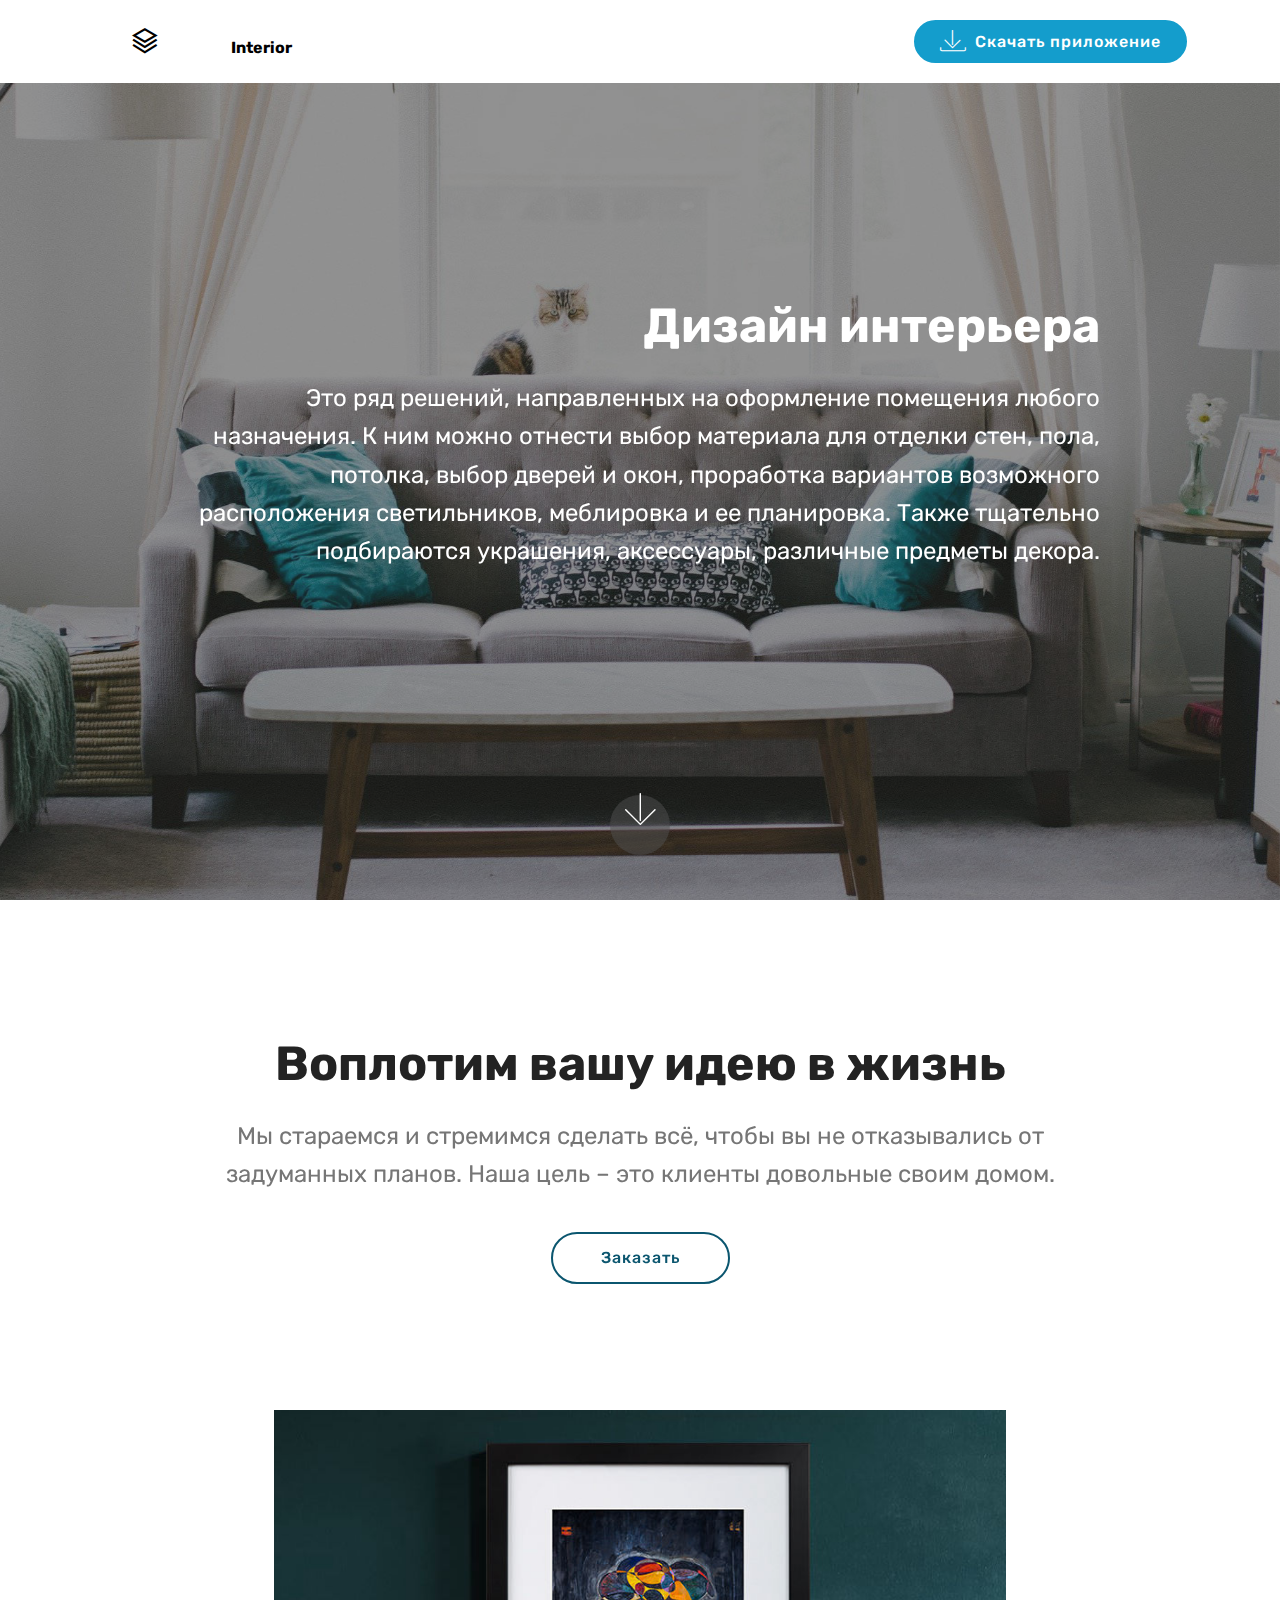
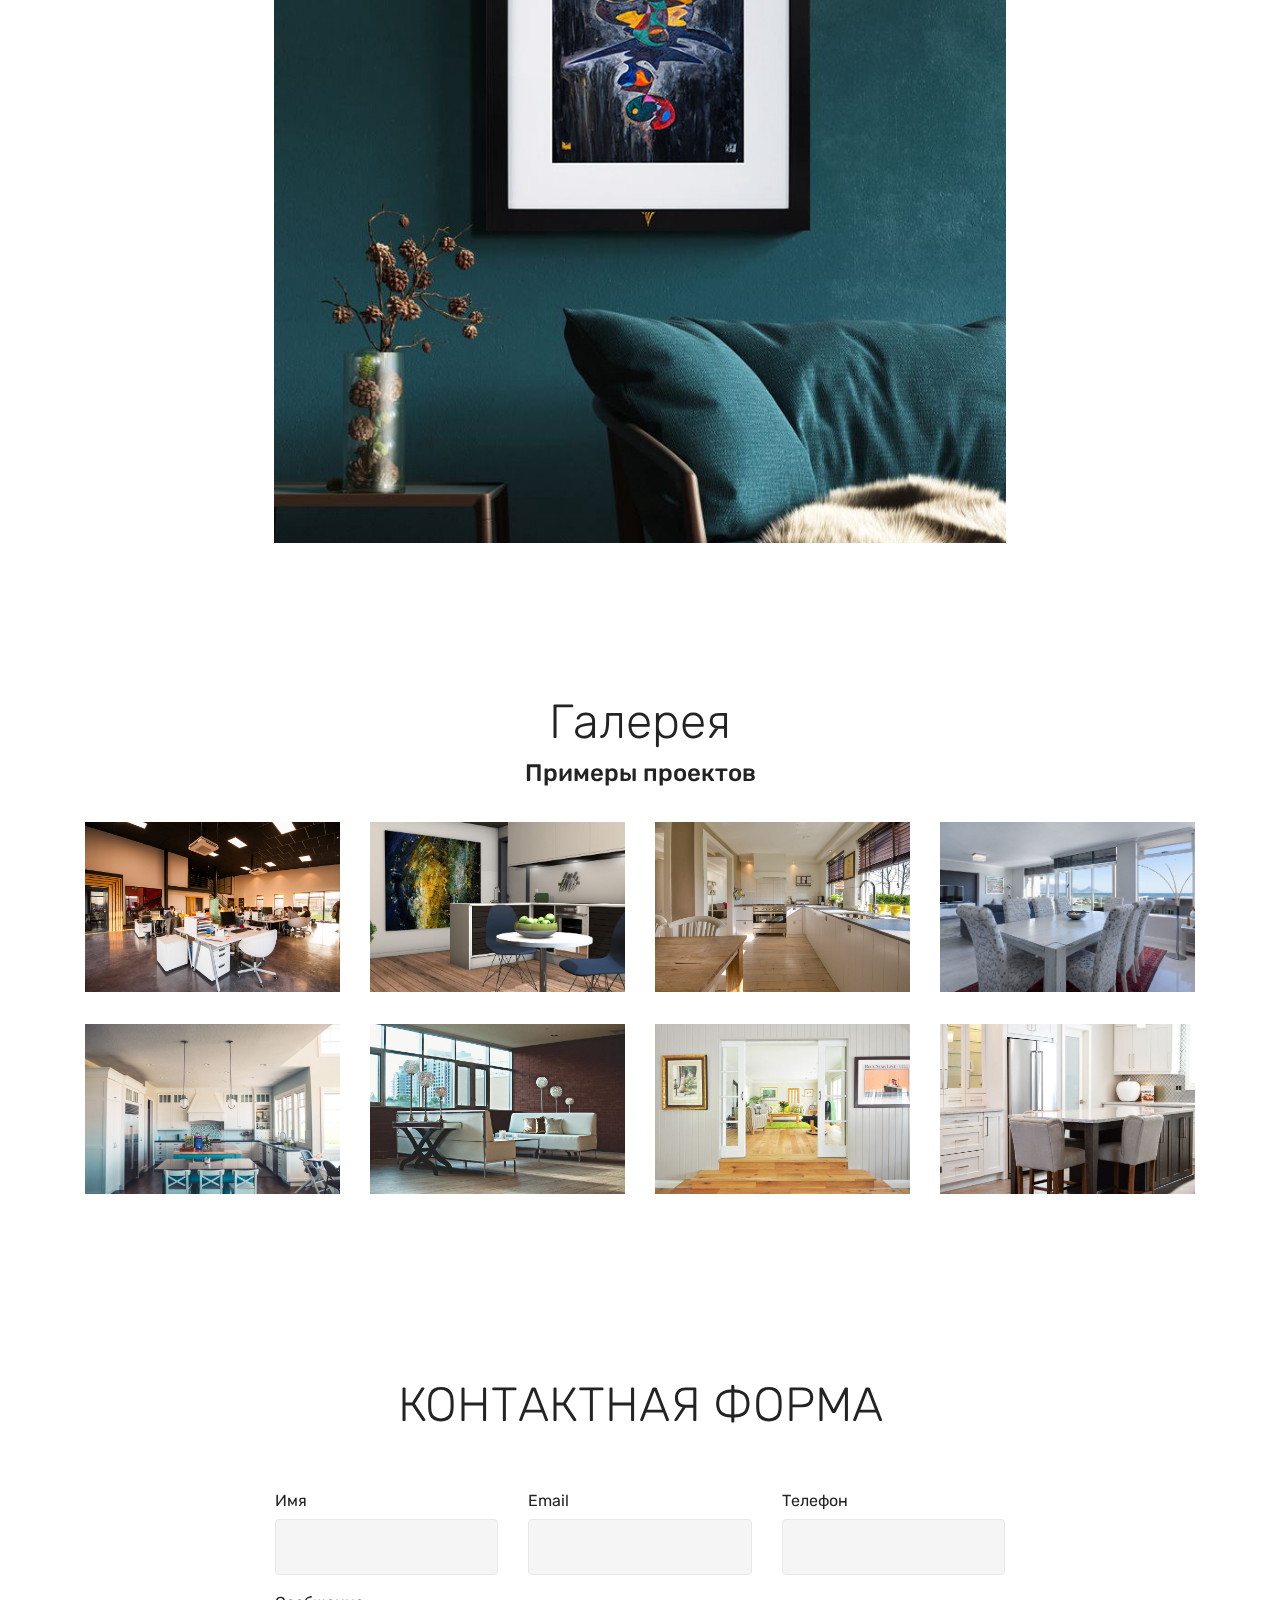
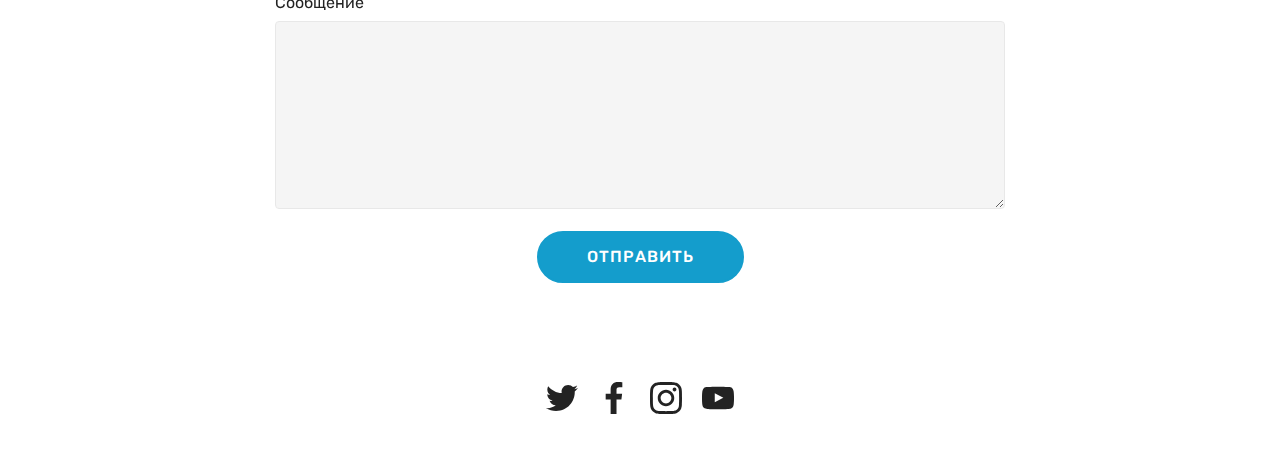
<file: index.html>
<!DOCTYPE html>
<html  >
<head>
  <!-- Site made with Mobirise Website Builder v4.12.0, https://mobirise.com -->
  <meta charset="UTF-8">
  <meta http-equiv="X-UA-Compatible" content="IE=edge">
  <meta name="generator" content="Mobirise v4.12.0, mobirise.com">
  <meta name="viewport" content="width=device-width, initial-scale=1, minimum-scale=1">
  <link rel="shortcut icon" href="assets/images/logo2.png" type="image/x-icon">
  <meta name="description" content="">
  
  <title>Home</title>
  <link rel="stylesheet" href="assets/web/assets/mobirise-icons/mobirise-icons.css">
  <link rel="stylesheet" href="assets/web/assets/mobirise-icons2/mobirise2.css">
  <link rel="stylesheet" href="assets/bootstrap/css/bootstrap.min.css">
  <link rel="stylesheet" href="assets/bootstrap/css/bootstrap-grid.min.css">
  <link rel="stylesheet" href="assets/bootstrap/css/bootstrap-reboot.min.css">
  <link rel="stylesheet" href="assets/dropdown/css/style.css">
  <link rel="stylesheet" href="assets/tether/tether.min.css">
  <link rel="stylesheet" href="assets/socicon/css/styles.css">
  <link rel="stylesheet" href="assets/theme/css/style.css">
  <link rel="preload" as="style" href="assets/mobirise/css/mbr-additional.css"><link rel="stylesheet" href="assets/mobirise/css/mbr-additional.css" type="text/css">
  
  
  
</head>
<body>
  <section class="menu cid-qTkzRZLJNu" once="menu" id="menu1-0">

    

    <nav class="navbar navbar-expand beta-menu navbar-dropdown align-items-center navbar-fixed-top navbar-toggleable-sm">
        <button class="navbar-toggler navbar-toggler-right" type="button" data-toggle="collapse" data-target="#navbarSupportedContent" aria-controls="navbarSupportedContent" aria-expanded="false" aria-label="Toggle navigation">
            <div class="hamburger">
                <span></span>
                <span></span>
                <span></span>
                <span></span>
            </div>
        </button>
        <div class="menu-logo">
            <div class="navbar-brand">
                <span class="navbar-logo">
                    <a href="https://mobirise.com">
                         <img src="assets/images/logo2.png" alt="Mobirise" title="" style="height: 4.2rem;">
                    </a>
                </span>
                <span class="navbar-caption-wrap"><a class="navbar-caption text-black display-4" href="https://mobirise.com"><span class="mobi-mbri mobi-mbri-layers mbr-iconfont mbr-iconfont-btn"></span></a><a class="navbar-caption text-black display-4" href="https://mobirise.com" style="background-color: rgb(255, 255, 255); display: inline !important;"><font face="Moririse2"><span style="font-size: 25.6px; font-weight: normal;"></span></font></a><font face="Moririse2"><a class="navbar-caption text-black display-4" href="https://mobirise.com" style="background-color: rgb(255, 255, 255); display: inline !important;">&nbsp; &nbsp;Interior</a></font></span>
            </div>
        </div>
        <div class="collapse navbar-collapse" id="navbarSupportedContent">
            
            <div class="navbar-buttons mbr-section-btn"><a class="btn btn-sm btn-primary display-4" href="https://raimi4.github.io/program1/Interior-20design-v1-release.apk">
                    <span class="mbri-save mbr-iconfont mbr-iconfont-btn "></span>
                    Скачать приложение</a></div>
        </div>
    </nav>
</section>

<section class="engine"><a href="https://mobirise.info/s">bootstrap themes</a></section><section class="cid-sioyjjPesl mbr-fullscreen mbr-parallax-background" id="header2-w">

    

    <div class="mbr-overlay" style="opacity: 0.5; background-color: rgb(35, 35, 35);"></div>

    <div class="container align-center">
        <div class="row justify-content-md-center">
            <div class="mbr-white col-md-10">
                <h1 class="mbr-section-title mbr-bold pb-3 mbr-fonts-style display-2">
                    Дизайн интерьера</h1>
                
                <p class="mbr-text pb-3 mbr-fonts-style display-5">
                    Это ряд решений, направленных на оформление помещения любого назначения. К ним можно отнести выбор материала для отделки стен, пола, потолка, выбор дверей и окон, проработка вариантов возможного расположения светильников, меблировка и ее планировка. Также тщательно подбираются украшения, аксессуары, различные предметы декора.
                </p>
                
            </div>
        </div>
    </div>
    <div class="mbr-arrow hidden-sm-down" aria-hidden="true">
        <a href="#next">
            <i class="mbri-down mbr-iconfont"></i>
        </a>
    </div>
</section>

<section class="header1 cid-sioyoiTT37" id="header16-x">

    

    

    <div class="container">
        <div class="row justify-content-md-center">
            <div class="col-md-10 align-center">
                <h1 class="mbr-section-title mbr-bold pb-3 mbr-fonts-style display-2">
                    Воплотим вашу идею в жизнь</h1>
                
                <p class="mbr-text pb-3 mbr-fonts-style display-5">
                    Мы стараемся и стремимся сделать всё, чтобы вы не отказывались от задуманных планов. Наша цель – это клиенты довольные своим домом.
                </p>
                <div class="mbr-section-btn"><a class="btn btn-md btn-primary-outline display-4" href="https://raimi4.github.io/download/interior.rar">Заказать</a></div>
            </div>
        </div>
    </div>

</section>

<section class="cid-syUMj9YzAO" id="image1-12">

    

    <figure class="mbr-figure container">
        <div class="image-block" style="width: 66%;">
            <img src="assets/images/9-800x800.jpg" width="1400" alt="Mobirise" title="">
            
        </div>
    </figure>
</section>

<section class="mbr-gallery gallery5 cid-sioyrlf1tW" id="gallery5-y">

    

    

    <div class="container">
        <h3 class="mbr-section-title align-center mbr-fonts-style display-2">
            Галерея
        </h3>
        <h4 class="mbr-section-subtitle align-center pb-4 mbr-fonts-style display-5">Примеры проектов</h4>
        <div class="row mbr-gallery" data-toggle="modal" data-target="#szG3DBKehY">
            <div class="col-sm-6 col-md-4 col-lg-3 item gallery-image">
                <div class="item-wrapper">
                    <img class="w-100" src="assets/images/background1.jpg" alt="" data-slide-to="0" data-target="#szG3DBK1FX">
                </div>
            </div><div class="col-sm-6 col-md-4 col-lg-3 item gallery-image">
                <div class="item-wrapper">
                    <img class="w-100" src="assets/images/kitchen-1687121-1920-1920x995.jpg" alt="" data-slide-to="1" data-target="#szG3DBK1FX">
                </div>
            </div><div class="col-sm-6 col-md-4 col-lg-3 item gallery-image">
                <div class="item-wrapper">
                    <img class="w-100" src="assets/images/kitchen-2165756-1920-1920x1271.jpg" alt="" data-slide-to="2" data-target="#szG3DBK1FX">
                </div>
            </div><div class="col-sm-6 col-md-4 col-lg-3 item gallery-image">
                <div class="item-wrapper">
                    <img class="w-100" src="assets/images/dining-room-3108037-1280-1280x762.jpg" alt="" data-slide-to="3" data-target="#szG3DBK1FX">
                </div>
            </div>
            <div class="col-sm-6 col-md-4 col-lg-3 item gallery-image">
                <div class="item-wrapper">
                    <img class="w-100" src="assets/images/kitchen-2565105-1920-510x340.jpg" alt="" data-slide-to="4" title="" data-target="#szG3DBK1FX">
                </div>
            </div><div class="col-sm-6 col-md-4 col-lg-3 item gallery-image">
                <div class="item-wrapper">
                    <img class="w-100" src="assets/images/apartment-1851201-1920-1920x1275.jpg" alt="" data-slide-to="5" data-target="#szG3DBK1FX">
                </div>
            </div>
            <div class="col-sm-6 col-md-4 col-lg-3 item gallery-image">
                <div class="item-wrapper">
                    <img class="w-100" src="assets/images/home-1680800-1920-510x339.jpg" alt="" data-slide-to="6" title="" data-target="#szG3DBK1FX">
                </div>
            </div>
            <div class="col-sm-6 col-md-4 col-lg-3 item gallery-image">
                <div class="item-wrapper">
                    <img class="w-100" src="assets/images/kitchen-2174593-1920-510x334.jpg" alt="" data-slide-to="7" title="" data-target="#szG3DBK1FX">
                </div>
            </div>
        </div>

        <div class="modal mbr-slider fade" tabindex="-1" role="dialog" aria-hidden="true" id="szG3DBKehY">
            <div class="modal-dialog" role="document">
                <div class="modal-content">
                    <div class="modal-body">
                        <div class="carousel slide" data-ride="carousel" id="szG3DBK1FX">
                            <div class="carousel-inner">
                                <div class="carousel-item active">
                                    <img class="d-block w-100" src="assets/images/background12.jpg" alt="">
                                </div><div class="carousel-item">
                                    <img class="d-block w-100" src="assets/images/kitchen-1687121-1920-1920x995.jpg" alt="">
                                </div><div class="carousel-item">
                                    <img class="d-block w-100" src="assets/images/kitchen-2165756-1920-1920x1271.jpg" alt="">
                                </div><div class="carousel-item">
                                    <img class="d-block w-100" src="assets/images/dining-room-3108037-1280-1280x762.jpg" alt="">
                                </div>
                                <div class="carousel-item">
                                    <img class="d-block w-100" src="assets/images/kitchen-2565105-1920-510x340.jpg" alt="">
                                </div><div class="carousel-item">
                                    <img class="d-block w-100" src="assets/images/apartment-1851201-1920-1920x1275.jpg" alt="">
                                </div>
                                <div class="carousel-item">
                                    <img class="d-block w-100" src="assets/images/home-1680800-1920-510x339.jpg" alt="">
                                </div>
                                <div class="carousel-item">
                                    <img class="d-block w-100" src="assets/images/kitchen-2174593-1920-510x334.jpg" alt="">
                                </div>
                            </div>
                            <ol class="carousel-indicators">
                                <li data-slide-to="0" class="active" data-target="#szG3DBK1FX"></li><li data-slide-to="1" class="active" data-target="#szG3DBK1FX"></li><li data-slide-to="2" class="active" data-target="#szG3DBK1FX"></li><li data-slide-to="3" class="active" data-target="#szG3DBK1FX"></li><li data-slide-to="4" class="active" data-target="#szG3DBK1FX"></li>
                                <li data-slide-to="5" data-target="#szG3DBK1FX"></li><li data-slide-to="6" data-target="#szG3DBK1FX"></li>
                                <li data-slide-to="7" data-target="#szG3DBK1FX"></li>
                                
                            </ol>
                            <a role="button" href="" class="close" data-dismiss="modal" aria-label="Close">
                            </a>
                            <a class="carousel-control-prev carousel-control" role="button" data-slide="prev" href="#szG3DBK1FX">
                                <span class="mbri-left mbr-iconfont" aria-hidden="true"></span>
                                <span class="sr-only">Назад</span>
                            </a>
                            <a class="carousel-control-next carousel-control" role="button" data-slide="next" href="#szG3DBK1FX">
                                <span class="mbri-right mbr-iconfont" aria-hidden="true"></span>
                                <span class="sr-only">Вперед</span>
                            </a>
                        </div>
                    </div>
                </div>
            </div>
        </div>
    </div>
</section>

<section class="mbr-section form1 cid-sioyuSM3oS" id="form1-z">

    

    
    <div class="container">
        <div class="row justify-content-center">
            <div class="title col-12 col-lg-8">
                <h2 class="mbr-section-title align-center pb-3 mbr-fonts-style display-2">
                    КОНТАКТНАЯ ФОРМА
                </h2>
                
            </div>
        </div>
    </div>
    <div class="container">
        <div class="row justify-content-center">
            <div class="media-container-column col-lg-8" data-form-type="formoid">
                <!---Formbuilder Form--->
                <form action="https://mobirise.com/" method="POST" class="mbr-form form-with-styler" data-form-title="Mobirise Form"><input type="hidden" name="email" data-form-email="true" value="zWlHss9R8OhlF5nlrlYHY09H1b3M0xR2oyc37h1kZ2sQhFfdIWQleO2CQ5jWMPvuV+fm3BJ2NwFS+FDDC6SC7hEfBtxSC6rREJGnX7/hoNrFMIqYPo2riZfAyfn/uPRb">
                    <div class="row">
                        <div hidden="hidden" data-form-alert="" class="alert alert-success col-12">Спасибо за заполнение анкеты!</div>
                        <div hidden="hidden" data-form-alert-danger="" class="alert alert-danger col-12">
                        </div>
                    </div>
                    <div class="dragArea row">
                        <div class="col-md-4  form-group" data-for="name">
                            <label for="name-form1-z" class="form-control-label mbr-fonts-style display-7">Имя</label>
                            <input type="text" name="name" data-form-field="Name" required="required" class="form-control display-7" id="name-form1-z">
                        </div>
                        <div class="col-md-4  form-group" data-for="email">
                            <label for="email-form1-z" class="form-control-label mbr-fonts-style display-7">Email</label>
                            <input type="email" name="email" data-form-field="Email" required="required" class="form-control display-7" id="email-form1-z">
                        </div>
                        <div data-for="phone" class="col-md-4  form-group">
                            <label for="phone-form1-z" class="form-control-label mbr-fonts-style display-7">Телефон</label>
                            <input type="tel" name="phone" data-form-field="Phone" class="form-control display-7" id="phone-form1-z">
                        </div>
                        <div data-for="message" class="col-md-12 form-group">
                            <label for="message-form1-z" class="form-control-label mbr-fonts-style display-7">Сообщение</label>
                            <textarea name="message" data-form-field="Message" class="form-control display-7" id="message-form1-z"></textarea>
                        </div>
                        <div class="col-md-12 input-group-btn align-center">
                            <button type="submit" class="btn btn-primary btn-form display-4">ОТПРАВИТЬ</button>
                        </div>
                    </div>
                </form><!---Formbuilder Form--->
            </div>
        </div>
    </div>
</section>

<section class="cid-sioyyaTtff" id="social-buttons2-10">

    

    

    <div class="container">
        <div class="media-container-row">
            <div class="col-md-8 align-center">
                
                <div class="social-list pl-0 mb-0">
                    <a href="https://twitter.com/mobirise" target="_blank">
                        <span class="px-2 socicon-twitter socicon mbr-iconfont mbr-iconfont-social"></span>
                    </a>
                    <a href="https://www.facebook.com/pages/Mobirise/1616226671953247" target="_blank">
                        <span class="px-2 socicon-facebook socicon mbr-iconfont mbr-iconfont-social"></span>
                    </a>
                    <a href="https://instagram.com/mobirise" target="_blank">
                        <span class="px-2 socicon-instagram socicon mbr-iconfont mbr-iconfont-social"></span>
                    </a>
                    <a href="https://www.youtube.com/c/mobirise" target="_blank">
                        <span class="px-2 socicon-youtube socicon mbr-iconfont mbr-iconfont-social"></span>
                    </a>
                    <a href="https://www.behance.net/Mobirise" target="_blank">
                        
                    </a>
                </div>
            </div>
        </div>
    </div>
</section>


  <script src="assets/web/assets/jquery/jquery.min.js"></script>
  <script src="assets/popper/popper.min.js"></script>
  <script src="assets/bootstrap/js/bootstrap.min.js"></script>
  <script src="assets/smoothscroll/smooth-scroll.js"></script>
  <script src="assets/dropdown/js/nav-dropdown.js"></script>
  <script src="assets/dropdown/js/navbar-dropdown.js"></script>
  <script src="assets/touchswipe/jquery.touch-swipe.min.js"></script>
  <script src="assets/parallax/jarallax.min.js"></script>
  <script src="assets/sociallikes/social-likes.js"></script>
  <script src="assets/tether/tether.min.js"></script>
  <script src="assets/theme/js/script.js"></script>
  <script src="assets/formoid/formoid.min.js"></script>
  
  
</body>
</html>
</file>
<file: assets/web/assets/mobirise-icons/mobirise-icons.css>
@font-face {
  font-family: 'MobiriseIcons';
  src:  url('mobirise-icons.eot?spat4u');
  src:  url('mobirise-icons.eot?spat4u#iefix') format('embedded-opentype'),
    url('mobirise-icons.ttf?spat4u') format('truetype'),
    url('mobirise-icons.woff?spat4u') format('woff'),
    url('mobirise-icons.svg?spat4u#MobiriseIcons') format('svg');
  font-weight: normal;
  font-style: normal;
  font-display: swap;
}

[class^="mbri-"], [class*=" mbri-"] {
  /* use !important to prevent issues with browser extensions that change fonts */
  font-family: MobiriseIcons !important;
  speak: none;
  font-style: normal;
  font-weight: normal;
  font-variant: normal;
  text-transform: none;
  line-height: 1;

  /* Better Font Rendering =========== */
  -webkit-font-smoothing: antialiased;
  -moz-osx-font-smoothing: grayscale;
}

.mbri-add-submenu:before {
  content: "\e900";
}
.mbri-alert:before {
  content: "\e901";
}
.mbri-align-center:before {
  content: "\e902";
}
.mbri-align-justify:before {
  content: "\e903";
}
.mbri-align-left:before {
  content: "\e904";
}
.mbri-align-right:before {
  content: "\e905";
}
.mbri-android:before {
  content: "\e906";
}
.mbri-apple:before {
  content: "\e907";
}
.mbri-arrow-down:before {
  content: "\e908";
}
.mbri-arrow-next:before {
  content: "\e909";
}
.mbri-arrow-prev:before {
  content: "\e90a";
}
.mbri-arrow-up:before {
  content: "\e90b";
}
.mbri-bold:before {
  content: "\e90c";
}
.mbri-bookmark:before {
  content: "\e90d";
}
.mbri-bootstrap:before {
  content: "\e90e";
}
.mbri-briefcase:before {
  content: "\e90f";
}
.mbri-browse:before {
  content: "\e910";
}
.mbri-bulleted-list:before {
  content: "\e911";
}
.mbri-calendar:before {
  content: "\e912";
}
.mbri-camera:before {
  content: "\e913";
}
.mbri-cart-add:before {
  content: "\e914";
}
.mbri-cart-full:before {
  content: "\e915";
}
.mbri-cash:before {
  content: "\e916";
}
.mbri-change-style:before {
  content: "\e917";
}
.mbri-chat:before {
  content: "\e918";
}
.mbri-clock:before {
  content: "\e919";
}
.mbri-close:before {
  content: "\e91a";
}
.mbri-cloud:before {
  content: "\e91b";
}
.mbri-code:before {
  content: "\e91c";
}
.mbri-contact-form:before {
  content: "\e91d";
}
.mbri-credit-card:before {
  content: "\e91e";
}
.mbri-cursor-click:before {
  content: "\e91f";
}
.mbri-cust-feedback:before {
  content: "\e920";
}
.mbri-database:before {
  content: "\e921";
}
.mbri-delivery:before {
  content: "\e922";
}
.mbri-desktop:before {
  content: "\e923";
}
.mbri-devices:before {
  content: "\e924";
}
.mbri-down:before {
  content: "\e925";
}
.mbri-download:before {
  content: "\e989";
}
.mbri-drag-n-drop:before {
  content: "\e927";
}
.mbri-drag-n-drop2:before {
  content: "\e928";
}
.mbri-edit:before {
  content: "\e929";
}
.mbri-edit2:before {
  content: "\e92a";
}
.mbri-error:before {
  content: "\e92b";
}
.mbri-extension:before {
  content: "\e92c";
}
.mbri-features:before {
  content: "\e92d";
}
.mbri-file:before {
  content: "\e92e";
}
.mbri-flag:before {
  content: "\e92f";
}
.mbri-folder:before {
  content: "\e930";
}
.mbri-gift:before {
  content: "\e931";
}
.mbri-github:before {
  content: "\e932";
}
.mbri-globe:before {
  content: "\e933";
}
.mbri-globe-2:before {
  content: "\e934";
}
.mbri-growing-chart:before {
  content: "\e935";
}
.mbri-hearth:before {
  content: "\e936";
}
.mbri-help:before {
  content: "\e937";
}
.mbri-home:before {
  content: "\e938";
}
.mbri-hot-cup:before {
  content: "\e939";
}
.mbri-idea:before {
  content: "\e93a";
}
.mbri-image-gallery:before {
  content: "\e93b";
}
.mbri-image-slider:before {
  content: "\e93c";
}
.mbri-info:before {
  content: "\e93d";
}
.mbri-italic:before {
  content: "\e93e";
}
.mbri-key:before {
  content: "\e93f";
}
.mbri-laptop:before {
  content: "\e940";
}
.mbri-layers:before {
  content: "\e941";
}
.mbri-left-right:before {
  content: "\e942";
}
.mbri-left:before {
  content: "\e943";
}
.mbri-letter:before {
  content: "\e944";
}
.mbri-like:before {
  content: "\e945";
}
.mbri-link:before {
  content: "\e946";
}
.mbri-lock:before {
  content: "\e947";
}
.mbri-login:before {
  content: "\e948";
}
.mbri-logout:before {
  content: "\e949";
}
.mbri-magic-stick:before {
  content: "\e94a";
}
.mbri-map-pin:before {
  content: "\e94b";
}
.mbri-menu:before {
  content: "\e94c";
}
.mbri-mobile:before {
  content: "\e94d";
}
.mbri-mobile2:before {
  content: "\e94e";
}
.mbri-mobirise:before {
  content: "\e94f";
}
.mbri-more-horizontal:before {
  content: "\e950";
}
.mbri-more-vertical:before {
  content: "\e951";
}
.mbri-music:before {
  content: "\e952";
}
.mbri-new-file:before {
  content: "\e953";
}
.mbri-numbered-list:before {
  content: "\e954";
}
.mbri-opened-folder:before {
  content: "\e955";
}
.mbri-pages:before {
  content: "\e956";
}
.mbri-paper-plane:before {
  content: "\e957";
}
.mbri-paperclip:before {
  content: "\e958";
}
.mbri-photo:before {
  content: "\e959";
}
.mbri-photos:before {
  content: "\e95a";
}
.mbri-pin:before {
  content: "\e95b";
}
.mbri-play:before {
  content: "\e95c";
}
.mbri-plus:before {
  content: "\e95d";
}
.mbri-preview:before {
  content: "\e95e";
}
.mbri-print:before {
  content: "\e95f";
}
.mbri-protect:before {
  content: "\e960";
}
.mbri-question:before {
  content: "\e961";
}
.mbri-quote-left:before {
  content: "\e962";
}
.mbri-quote-right:before {
  content: "\e963";
}
.mbri-refresh:before {
  content: "\e964";
}
.mbri-responsive:before {
  content: "\e965";
}
.mbri-right:before {
  content: "\e966";
}
.mbri-rocket:before {
  content: "\e967";
}
.mbri-sad-face:before {
  content: "\e968";
}
.mbri-sale:before {
  content: "\e969";
}
.mbri-save:before {
  content: "\e96a";
}
.mbri-search:before {
  content: "\e96b";
}
.mbri-setting:before {
  content: "\e96c";
}
.mbri-setting2:before {
  content: "\e96d";
}
.mbri-setting3:before {
  content: "\e96e";
}
.mbri-share:before {
  content: "\e96f";
}
.mbri-shopping-bag:before {
  content: "\e970";
}
.mbri-shopping-basket:before {
  content: "\e971";
}
.mbri-shopping-cart:before {
  content: "\e972";
}
.mbri-sites:before {
  content: "\e973";
}
.mbri-smile-face:before {
  content: "\e974";
}
.mbri-speed:before {
  content: "\e975";
}
.mbri-star:before {
  content: "\e976";
}
.mbri-success:before {
  content: "\e977";
}
.mbri-sun:before {
  content: "\e978";
}
.mbri-sun2:before {
  content: "\e979";
}
.mbri-tablet:before {
  content: "\e97a";
}
.mbri-tablet-vertical:before {
  content: "\e97b";
}
.mbri-target:before {
  content: "\e97c";
}
.mbri-timer:before {
  content: "\e97d";
}
.mbri-to-ftp:before {
  content: "\e97e";
}
.mbri-to-local-drive:before {
  content: "\e97f";
}
.mbri-touch-swipe:before {
  content: "\e980";
}
.mbri-touch:before {
  content: "\e981";
}
.mbri-trash:before {
  content: "\e982";
}
.mbri-underline:before {
  content: "\e983";
}
.mbri-unlink:before {
  content: "\e984";
}
.mbri-unlock:before {
  content: "\e985";
}
.mbri-up-down:before {
  content: "\e986";
}
.mbri-up:before {
  content: "\e987";
}
.mbri-update:before {
  content: "\e988";
}
.mbri-upload:before {
 content: "\e926"; 
}
.mbri-user:before {
  content: "\e98a";
}
.mbri-user2:before {
  content: "\e98b";
}
.mbri-users:before {
  content: "\e98c";
}
.mbri-video:before {
  content: "\e98d";
}
.mbri-video-play:before {
  content: "\e98e";
}
.mbri-watch:before {
  content: "\e98f";
}
.mbri-website-theme:before {
  content: "\e990";
}
.mbri-wifi:before {
  content: "\e991";
}
.mbri-windows:before {
  content: "\e992";
}
.mbri-zoom-out:before {
  content: "\e993";
}
.mbri-redo:before {
  content: "\e994";
}
.mbri-undo:before {
  content: "\e995";
}
</file>
<file: assets/web/assets/mobirise-icons2/mobirise2.css>
@font-face {
  font-family: 'Moririse2';
  font-display: swap;
  src:  url('mobirise2.eot?f2bix4');
  src:  url('mobirise2.eot?f2bix4#iefix') format('embedded-opentype'),
    url('mobirise2.ttf?f2bix4') format('truetype'),
    url('mobirise2.woff?f2bix4') format('woff'),
    url('mobirise2.svg?f2bix4#mobirise2') format('svg');
  font-weight: normal;
  font-style: normal;
}

[class^="mobi-"], [class*=" mobi-"] {
  /* use !important to prevent issues with browser extensions that change fonts */
  font-family: 'Moririse2' !important;
  speak: none;
  font-style: normal;
  font-weight: normal;
  font-variant: normal;
  text-transform: none;
  line-height: 1;

  /* Better Font Rendering =========== */
  -webkit-font-smoothing: antialiased;
  -moz-osx-font-smoothing: grayscale;
}

.mobi-mbri-add-submenu:before {
  content: "\e900";
}
.mobi-mbri-alert:before {
  content: "\e901";
}
.mobi-mbri-align-center:before {
  content: "\e902";
}
.mobi-mbri-align-justify:before {
  content: "\e903";
}
.mobi-mbri-align-left:before {
  content: "\e904";
}
.mobi-mbri-align-right:before {
  content: "\e905";
}
.mobi-mbri-android:before {
  content: "\e906";
}
.mobi-mbri-apple:before {
  content: "\e907";
}
.mobi-mbri-arrow-down:before {
  content: "\e908";
}
.mobi-mbri-arrow-next:before {
  content: "\e909";
}
.mobi-mbri-arrow-prev:before {
  content: "\e90a";
}
.mobi-mbri-arrow-up:before {
  content: "\e90b";
}
.mobi-mbri-bold:before {
  content: "\e90c";
}
.mobi-mbri-bookmark:before {
  content: "\e90d";
}
.mobi-mbri-bootstrap:before {
  content: "\e90e";
}
.mobi-mbri-briefcase:before {
  content: "\e90f";
}
.mobi-mbri-browse:before {
  content: "\e910";
}
.mobi-mbri-bulleted-list:before {
  content: "\e911";
}
.mobi-mbri-calendar:before {
  content: "\e912";
}
.mobi-mbri-camera:before {
  content: "\e913";
}
.mobi-mbri-cart-add:before {
  content: "\e914";
}
.mobi-mbri-cart-full:before {
  content: "\e915";
}
.mobi-mbri-cash:before {
  content: "\e916";
}
.mobi-mbri-change-style:before {
  content: "\e917";
}
.mobi-mbri-chat:before {
  content: "\e918";
}
.mobi-mbri-clock:before {
  content: "\e919";
}
.mobi-mbri-close:before {
  content: "\e91a";
}
.mobi-mbri-cloud:before {
  content: "\e91b";
}
.mobi-mbri-code:before {
  content: "\e91c";
}
.mobi-mbri-contact-form:before {
  content: "\e91d";
}
.mobi-mbri-credit-card:before {
  content: "\e91e";
}
.mobi-mbri-cursor-click:before {
  content: "\e91f";
}
.mobi-mbri-cust-feedback:before {
  content: "\e920";
}
.mobi-mbri-database:before {
  content: "\e921";
}
.mobi-mbri-delivery:before {
  content: "\e922";
}
.mobi-mbri-desktop:before {
  content: "\e923";
}
.mobi-mbri-devices:before {
  content: "\e924";
}
.mobi-mbri-down:before {
  content: "\e925";
}
.mobi-mbri-download-2:before {
  content: "\e926";
}
.mobi-mbri-download:before {
  content: "\e927";
}
.mobi-mbri-drag-n-drop-2:before {
  content: "\e928";
}
.mobi-mbri-drag-n-drop:before {
  content: "\e929";
}
.mobi-mbri-edit-2:before {
  content: "\e92a";
}
.mobi-mbri-edit:before {
  content: "\e92b";
}
.mobi-mbri-error:before {
  content: "\e92c";
}
.mobi-mbri-extension:before {
  content: "\e92d";
}
.mobi-mbri-features:before {
  content: "\e92e";
}
.mobi-mbri-file:before {
  content: "\e92f";
}
.mobi-mbri-flag:before {
  content: "\e930";
}
.mobi-mbri-folder:before {
  content: "\e931";
}
.mobi-mbri-gift:before {
  content: "\e932";
}
.mobi-mbri-github:before {
  content: "\e933";
}
.mobi-mbri-globe-2:before {
  content: "\e934";
}
.mobi-mbri-globe:before {
  content: "\e935";
}
.mobi-mbri-growing-chart:before {
  content: "\e936";
}
.mobi-mbri-hearth:before {
  content: "\e937";
}
.mobi-mbri-help:before {
  content: "\e938";
}
.mobi-mbri-home:before {
  content: "\e939";
}
.mobi-mbri-hot-cup:before {
  content: "\e93a";
}
.mobi-mbri-idea:before {
  content: "\e93b";
}
.mobi-mbri-image-gallery:before {
  content: "\e93c";
}
.mobi-mbri-image-slider:before {
  content: "\e93d";
}
.mobi-mbri-info:before {
  content: "\e93e";
}
.mobi-mbri-italic:before {
  content: "\e93f";
}
.mobi-mbri-key:before {
  content: "\e940";
}
.mobi-mbri-laptop:before {
  content: "\e941";
}
.mobi-mbri-layers:before {
  content: "\e942";
}
.mobi-mbri-left-right:before {
  content: "\e943";
}
.mobi-mbri-left:before {
  content: "\e944";
}
.mobi-mbri-letter:before {
  content: "\e945";
}
.mobi-mbri-like:before {
  content: "\e946";
}
.mobi-mbri-link:before {
  content: "\e947";
}
.mobi-mbri-lock:before {
  content: "\e948";
}
.mobi-mbri-login:before {
  content: "\e949";
}
.mobi-mbri-logout:before {
  content: "\e94a";
}
.mobi-mbri-magic-stick:before {
  content: "\e94b";
}
.mobi-mbri-map-pin:before {
  content: "\e94c";
}
.mobi-mbri-menu:before {
  content: "\e94d";
}
.mobi-mbri-mobile-2:before {
  content: "\e94e";
}
.mobi-mbri-mobile-horizontal:before {
  content: "\e94f";
}
.mobi-mbri-mobile:before {
  content: "\e950";
}
.mobi-mbri-mobirise:before {
  content: "\e951";
}
.mobi-mbri-more-horizontal:before {
  content: "\e952";
}
.mobi-mbri-more-vertical:before {
  content: "\e953";
}
.mobi-mbri-music:before {
  content: "\e954";
}
.mobi-mbri-new-file:before {
  content: "\e955";
}
.mobi-mbri-numbered-list:before {
  content: "\e956";
}
.mobi-mbri-opened-folder:before {
  content: "\e957";
}
.mobi-mbri-pages:before {
  content: "\e958";
}
.mobi-mbri-paper-plane:before {
  content: "\e959";
}
.mobi-mbri-paperclip:before {
  content: "\e95a";
}
.mobi-mbri-phone:before {
  content: "\e95b";
}
.mobi-mbri-photo:before {
  content: "\e95c";
}
.mobi-mbri-photos:before {
  content: "\e95d";
}
.mobi-mbri-pin:before {
  content: "\e95e";
}
.mobi-mbri-play:before {
  content: "\e95f";
}
.mobi-mbri-plus:before {
  content: "\e960";
}
.mobi-mbri-preview:before {
  content: "\e961";
}
.mobi-mbri-print:before {
  content: "\e962";
}
.mobi-mbri-protect:before {
  content: "\e963";
}
.mobi-mbri-question:before {
  content: "\e964";
}
.mobi-mbri-quote-left:before {
  content: "\e965";
}
.mobi-mbri-quote-right:before {
  content: "\e966";
}
.mobi-mbri-redo:before {
  content: "\e967";
}
.mobi-mbri-refresh:before {
  content: "\e968";
}
.mobi-mbri-responsive-2:before {
  content: "\e969";
}
.mobi-mbri-responsive:before {
  content: "\e96a";
}
.mobi-mbri-right:before {
  content: "\e96b";
}
.mobi-mbri-rocket:before {
  content: "\e96c";
}
.mobi-mbri-sad-face:before {
  content: "\e96d";
}
.mobi-mbri-sale:before {
  content: "\e96e";
}
.mobi-mbri-save:before {
  content: "\e96f";
}
.mobi-mbri-search:before {
  content: "\e970";
}
.mobi-mbri-setting-2:before {
  content: "\e971";
}
.mobi-mbri-setting-3:before {
  content: "\e972";
}
.mobi-mbri-setting:before {
  content: "\e973";
}
.mobi-mbri-share:before {
  content: "\e974";
}
.mobi-mbri-shopping-bag:before {
  content: "\e975";
}
.mobi-mbri-shopping-basket:before {
  content: "\e976";
}
.mobi-mbri-shopping-cart:before {
  content: "\e977";
}
.mobi-mbri-sites:before {
  content: "\e978";
}
.mobi-mbri-smile-face:before {
  content: "\e979";
}
.mobi-mbri-speed:before {
  content: "\e97a";
}
.mobi-mbri-star:before {
  content: "\e97b";
}
.mobi-mbri-success:before {
  content: "\e97c";
}
.mobi-mbri-sun:before {
  content: "\e97d";
}
.mobi-mbri-sun2:before {
  content: "\e97e";
}
.mobi-mbri-tablet-vertical:before {
  content: "\e97f";
}
.mobi-mbri-tablet:before {
  content: "\e980";
}
.mobi-mbri-target:before {
  content: "\e981";
}
.mobi-mbri-timer:before {
  content: "\e982";
}
.mobi-mbri-to-ftp:before {
  content: "\e983";
}
.mobi-mbri-to-local-drive:before {
  content: "\e984";
}
.mobi-mbri-touch-swipe:before {
  content: "\e985";
}
.mobi-mbri-touch:before {
  content: "\e986";
}
.mobi-mbri-trash:before {
  content: "\e987";
}
.mobi-mbri-underline:before {
  content: "\e988";
}
.mobi-mbri-undo:before {
  content: "\e989";
}
.mobi-mbri-unlink:before {
  content: "\e98a";
}
.mobi-mbri-unlock:before {
  content: "\e98b";
}
.mobi-mbri-up-down:before {
  content: "\e98c";
}
.mobi-mbri-up:before {
  content: "\e98d";
}
.mobi-mbri-update:before {
  content: "\e98e";
}
.mobi-mbri-upload-2:before {
  content: "\e98f";
}
.mobi-mbri-upload:before {
  content: "\e990";
}
.mobi-mbri-user-2:before {
  content: "\e991";
}
.mobi-mbri-user:before {
  content: "\e992";
}
.mobi-mbri-users:before {
  content: "\e993";
}
.mobi-mbri-video-play:before {
  content: "\e994";
}
.mobi-mbri-video:before {
  content: "\e995";
}
.mobi-mbri-watch:before {
  content: "\e996";
}
.mobi-mbri-website-theme-2:before {
  content: "\e997";
}
.mobi-mbri-website-theme:before {
  content: "\e998";
}
.mobi-mbri-wifi:before {
  content: "\e999";
}
.mobi-mbri-windows:before {
  content: "\e99a";
}
.mobi-mbri-zoom-in:before {
  content: "\e99b";
}
.mobi-mbri-zoom-out:before {
  content: "\e99c";
}
</file>
<file: assets/dropdown/css/style.css>
.navbar-dropdown {
  left: 0;
  padding: 0;
  position: absolute;
  right: 0;
  top: 0;
  transition: all 0.45s ease;
  z-index: 1030;
  background: #282828; }
  .navbar-dropdown .navbar-logo {
    margin-right: 0.8rem;
    transition: margin 0.3s ease-in-out;
    vertical-align: middle; }
    .navbar-dropdown .navbar-logo img {
      height: 3.125rem;
      transition: all 0.3s ease-in-out; }
    .navbar-dropdown .navbar-logo.mbr-iconfont {
      font-size: 3.125rem;
      line-height: 3.125rem; }
  .navbar-dropdown .navbar-caption {
    font-weight: 700;
    white-space: normal;
    vertical-align: -4px;
    line-height: 3.125rem !important; }
    .navbar-dropdown .navbar-caption, .navbar-dropdown .navbar-caption:hover {
      color: inherit;
      text-decoration: none; }
  .navbar-dropdown .mbr-iconfont + .navbar-caption {
    vertical-align: -1px; }
  .navbar-dropdown.navbar-fixed-top {
    position: fixed; }
  .navbar-dropdown .navbar-brand span {
    vertical-align: -4px; }
  .navbar-dropdown.bg-color.transparent {
    background: none; }
  .navbar-dropdown.navbar-short .navbar-brand {
    padding: 0.625rem 0; }
    .navbar-dropdown.navbar-short .navbar-brand span {
      vertical-align: -1px; }
  .navbar-dropdown.navbar-short .navbar-caption {
    line-height: 2.375rem !important;
    vertical-align: -2px; }
  .navbar-dropdown.navbar-short .navbar-logo {
    margin-right: 0.5rem; }
    .navbar-dropdown.navbar-short .navbar-logo img {
      height: 2.375rem; }
    .navbar-dropdown.navbar-short .navbar-logo.mbr-iconfont {
      font-size: 2.375rem;
      line-height: 2.375rem; }
  .navbar-dropdown.navbar-short .mbr-table-cell {
    height: 3.625rem; }
  .navbar-dropdown .navbar-close {
    left: 0.6875rem;
    position: fixed;
    top: 0.75rem;
    z-index: 1000; }
  .navbar-dropdown .hamburger-icon {
    content: "";
    display: inline-block;
    vertical-align: middle;
    width: 16px;
    -webkit-box-shadow: 0 -6px 0 1px #282828,0 0 0 1px #282828,0 6px 0 1px #282828;
    -moz-box-shadow: 0 -6px 0 1px #282828,0 0 0 1px #282828,0 6px 0 1px #282828;
    box-shadow: 0 -6px 0 1px #282828,0 0 0 1px #282828,0 6px 0 1px #282828; }

.dropdown-menu .dropdown-toggle[data-toggle="dropdown-submenu"]::after {
  border-bottom: 0.35em solid transparent;
  border-left: 0.35em solid;
  border-right: 0;
  border-top: 0.35em solid transparent;
  margin-left: 0.3rem; }

.dropdown-menu .dropdown-item:focus {
  outline: 0; }

.nav-dropdown {
  font-size: 0.75rem;
  font-weight: 500;
  height: auto !important; }
  .nav-dropdown .nav-btn {
    padding-left: 1rem; }
  .nav-dropdown .link {
    margin: .667em 1.667em;
    font-weight: 500;
    padding: 0;
    transition: color .2s ease-in-out; }
    .nav-dropdown .link.dropdown-toggle {
      margin-right: 2.583em; }
      .nav-dropdown .link.dropdown-toggle::after {
        margin-left: .25rem;
        border-top: 0.35em solid;
        border-right: 0.35em solid transparent;
        border-left: 0.35em solid transparent;
        border-bottom: 0; }
      .nav-dropdown .link.dropdown-toggle[aria-expanded="true"] {
        margin: 0;
        padding: 0.667em 3.263em  0.667em 1.667em; }
  .nav-dropdown .link::after,
  .nav-dropdown .dropdown-item::after {
    color: inherit; }
  .nav-dropdown .btn {
    font-size: 0.75rem;
    font-weight: 700;
    letter-spacing: 0;
    margin-bottom: 0;
    padding-left: 1.25rem;
    padding-right: 1.25rem; }
  .nav-dropdown .dropdown-menu {
    border-radius: 0;
    border: 0;
    left: 0;
    margin: 0;
    padding-bottom: 1.25rem;
    padding-top: 1.25rem;
    position: relative; }
  .nav-dropdown .dropdown-submenu {
    margin-left: 0.125rem;
    top: 0; }
  .nav-dropdown .dropdown-item {
    font-weight: 500;
    line-height: 2;
    padding: 0.3846em 4.615em 0.3846em 1.5385em;
    position: relative;
    transition: color .2s ease-in-out, background-color .2s ease-in-out; }
    .nav-dropdown .dropdown-item::after {
      margin-top: -0.3077em;
      position: absolute;
      right: 1.1538em;
      top: 50%; }
    .nav-dropdown .dropdown-item:focus, .nav-dropdown .dropdown-item:hover {
      background: none; }

@media (max-width: 767px) {
  .nav-dropdown.navbar-toggleable-sm {
    bottom: 0;
    display: none;
    left: 0;
    overflow-x: hidden;
    position: fixed;
    top: 0;
    transform: translateX(-100%);
    -ms-transform: translateX(-100%);
    -webkit-transform: translateX(-100%);
    width: 18.75rem;
    z-index: 999; } }
.nav-dropdown.navbar-toggleable-xl {
  bottom: 0;
  display: none;
  left: 0;
  overflow-x: hidden;
  position: fixed;
  top: 0;
  transform: translateX(-100%);
  -ms-transform: translateX(-100%);
  -webkit-transform: translateX(-100%);
  width: 18.75rem;
  z-index: 999; }

.nav-dropdown-sm {
  display: block !important;
  overflow-x: hidden;
  overflow: auto;
  padding-top: 3.875rem; }
  .nav-dropdown-sm::after {
    content: "";
    display: block;
    height: 3rem;
    width: 100%; }
  .nav-dropdown-sm.collapse.in ~ .navbar-close {
    display: block !important; }
  .nav-dropdown-sm.collapsing, .nav-dropdown-sm.collapse.in {
    transform: translateX(0);
    -ms-transform: translateX(0);
    -webkit-transform: translateX(0);
    transition: all 0.25s ease-out;
    -webkit-transition: all 0.25s ease-out;
    background: #282828; }
  .nav-dropdown-sm.collapsing[aria-expanded="false"] {
    transform: translateX(-100%);
    -ms-transform: translateX(-100%);
    -webkit-transform: translateX(-100%); }
  .nav-dropdown-sm .nav-item {
    display: block;
    margin-left: 0 !important;
    padding-left: 0; }
  .nav-dropdown-sm .link,
  .nav-dropdown-sm .dropdown-item {
    border-top: 1px dotted rgba(255, 255, 255, 0.1);
    font-size: 0.8125rem;
    line-height: 1.6;
    margin: 0 !important;
    padding: 0.875rem 2.4rem 0.875rem 1.5625rem !important;
    position: relative;
    white-space: normal; }
    .nav-dropdown-sm .link:focus, .nav-dropdown-sm .link:hover,
    .nav-dropdown-sm .dropdown-item:focus,
    .nav-dropdown-sm .dropdown-item:hover {
      background: rgba(0, 0, 0, 0.2) !important;
      color: #c0a375; }
  .nav-dropdown-sm .nav-btn {
    position: relative;
    padding: 1.5625rem 1.5625rem 0 1.5625rem; }
    .nav-dropdown-sm .nav-btn::before {
      border-top: 1px dotted rgba(255, 255, 255, 0.1);
      content: "";
      left: 0;
      position: absolute;
      top: 0;
      width: 100%; }
    .nav-dropdown-sm .nav-btn + .nav-btn {
      padding-top: 0.625rem; }
      .nav-dropdown-sm .nav-btn + .nav-btn::before {
        display: none; }
  .nav-dropdown-sm .btn {
    padding: 0.625rem 0; }
  .nav-dropdown-sm .dropdown-toggle[data-toggle="dropdown-submenu"]::after {
    margin-left: .25rem;
    border-top: 0.35em solid;
    border-right: 0.35em solid transparent;
    border-left: 0.35em solid transparent;
    border-bottom: 0; }
  .nav-dropdown-sm .dropdown-toggle[data-toggle="dropdown-submenu"][aria-expanded="true"]::after {
    border-top: 0;
    border-right: 0.35em solid transparent;
    border-left: 0.35em solid transparent;
    border-bottom: 0.35em solid; }
  .nav-dropdown-sm .dropdown-menu {
    margin: 0;
    padding: 0;
    position: relative;
    top: 0;
    left: 0;
    width: 100%;
    border: 0;
    float: none;
    border-radius: 0;
    background: none; }
  .nav-dropdown-sm .dropdown-submenu {
    left: 100%;
    margin-left: 0.125rem;
    margin-top: -1.25rem;
    top: 0; }

.navbar-toggleable-sm .nav-dropdown .dropdown-menu {
  position: absolute; }

.navbar-toggleable-sm .nav-dropdown .dropdown-submenu {
  left: 100%;
  margin-left: 0.125rem;
  margin-top: -1.25rem;
  top: 0; }

.navbar-toggleable-sm.opened .nav-dropdown .dropdown-menu {
  position: relative; }

.navbar-toggleable-sm.opened .nav-dropdown .dropdown-submenu {
  left: 0;
  margin-left: 00rem;
  margin-top: 0rem;
  top: 0; }

.is-builder .nav-dropdown.collapsing {
  transition: none !important; }

/*# sourceMappingURL=style.css.map */
</file>
<file: assets/socicon/css/styles.css>
@charset "UTF-8";

@font-face {
  font-family: "socicon";
  src:url("../fonts/socicon.eot");
  src:url("../fonts/socicon.eot?#iefix") format("embedded-opentype"),
    url("../fonts/socicon.woff") format("woff"),
    url("../fonts/socicon.ttf") format("truetype"),
    url("../fonts/socicon.svg#socicon") format("svg");
  font-weight: normal;
  font-style: normal;
  font-display:swap;
}

[data-icon]:before {
  font-family: "socicon" !important;
  content: attr(data-icon);
  font-style: normal !important;
  font-weight: normal !important;
  font-variant: normal !important;
  text-transform: none !important;
  speak: none;
  line-height: 1;
  -webkit-font-smoothing: antialiased;
  -moz-osx-font-smoothing: grayscale;
}

[class^="socicon-"]:before,
[class*=" socicon-"]:before {
  font-family: "socicon" !important;
  font-style: normal !important;
  font-weight: normal !important;
  font-variant: normal !important;
  text-transform: none !important;
  speak: none;
  line-height: 1;
  -webkit-font-smoothing: antialiased;
  -moz-osx-font-smoothing: grayscale;
}

.socicon-modelmayhem:before {
  content: "\e000";
}
.socicon-mixcloud:before {
  content: "\e001";
}
.socicon-drupal:before {
  content: "\e002";
}
.socicon-swarm:before {
  content: "\e003";
}
.socicon-istock:before {
  content: "\e004";
}
.socicon-yammer:before {
  content: "\e005";
}
.socicon-ello:before {
  content: "\e006";
}
.socicon-stackoverflow:before {
  content: "\e007";
}
.socicon-persona:before {
  content: "\e008";
}
.socicon-triplej:before {
  content: "\e009";
}
.socicon-houzz:before {
  content: "\e00a";
}
.socicon-rss:before {
  content: "\e00b";
}
.socicon-paypal:before {
  content: "\e00c";
}
.socicon-odnoklassniki:before {
  content: "\e00d";
}
.socicon-airbnb:before {
  content: "\e00e";
}
.socicon-periscope:before {
  content: "\e00f";
}
.socicon-outlook:before {
  content: "\e010";
}
.socicon-coderwall:before {
  content: "\e011";
}
.socicon-tripadvisor:before {
  content: "\e012";
}
.socicon-appnet:before {
  content: "\e013";
}
.socicon-goodreads:before {
  content: "\e014";
}
.socicon-tripit:before {
  content: "\e015";
}
.socicon-lanyrd:before {
  content: "\e016";
}
.socicon-slideshare:before {
  content: "\e017";
}
.socicon-buffer:before {
  content: "\e018";
}
.socicon-disqus:before {
  content: "\e019";
}
.socicon-vkontakte:before {
  content: "\e01a";
}
.socicon-whatsapp:before {
  content: "\e01b";
}
.socicon-patreon:before {
  content: "\e01c";
}
.socicon-storehouse:before {
  content: "\e01d";
}
.socicon-pocket:before {
  content: "\e01e";
}
.socicon-mail:before {
  content: "\e01f";
}
.socicon-blogger:before {
  content: "\e020";
}
.socicon-technorati:before {
  content: "\e021";
}
.socicon-reddit:before {
  content: "\e022";
}
.socicon-dribbble:before {
  content: "\e023";
}
.socicon-stumbleupon:before {
  content: "\e024";
}
.socicon-digg:before {
  content: "\e025";
}
.socicon-envato:before {
  content: "\e026";
}
.socicon-behance:before {
  content: "\e027";
}
.socicon-delicious:before {
  content: "\e028";
}
.socicon-deviantart:before {
  content: "\e029";
}
.socicon-forrst:before {
  content: "\e02a";
}
.socicon-play:before {
  content: "\e02b";
}
.socicon-zerply:before {
  content: "\e02c";
}
.socicon-wikipedia:before {
  content: "\e02d";
}
.socicon-apple:before {
  content: "\e02e";
}
.socicon-flattr:before {
  content: "\e02f";
}
.socicon-github:before {
  content: "\e030";
}
.socicon-renren:before {
  content: "\e031";
}
.socicon-friendfeed:before {
  content: "\e032";
}
.socicon-newsvine:before {
  content: "\e033";
}
.socicon-identica:before {
  content: "\e034";
}
.socicon-bebo:before {
  content: "\e035";
}
.socicon-zynga:before {
  content: "\e036";
}
.socicon-steam:before {
  content: "\e037";
}
.socicon-xbox:before {
  content: "\e038";
}
.socicon-windows:before {
  content: "\e039";
}
.socicon-qq:before {
  content: "\e03a";
}
.socicon-douban:before {
  content: "\e03b";
}
.socicon-meetup:before {
  content: "\e03c";
}
.socicon-playstation:before {
  content: "\e03d";
}
.socicon-android:before {
  content: "\e03e";
}
.socicon-snapchat:before {
  content: "\e03f";
}
.socicon-twitter:before {
  content: "\e040";
}
.socicon-facebook:before {
  content: "\e041";
}
.socicon-googleplus:before {
  content: "\e042";
}
.socicon-pinterest:before {
  content: "\e043";
}
.socicon-foursquare:before {
  content: "\e044";
}
.socicon-yahoo:before {
  content: "\e045";
}
.socicon-skype:before {
  content: "\e046";
}
.socicon-yelp:before {
  content: "\e047";
}
.socicon-feedburner:before {
  content: "\e048";
}
.socicon-linkedin:before {
  content: "\e049";
}
.socicon-viadeo:before {
  content: "\e04a";
}
.socicon-xing:before {
  content: "\e04b";
}
.socicon-myspace:before {
  content: "\e04c";
}
.socicon-soundcloud:before {
  content: "\e04d";
}
.socicon-spotify:before {
  content: "\e04e";
}
.socicon-grooveshark:before {
  content: "\e04f";
}
.socicon-lastfm:before {
  content: "\e050";
}
.socicon-youtube:before {
  content: "\e051";
}
.socicon-vimeo:before {
  content: "\e052";
}
.socicon-dailymotion:before {
  content: "\e053";
}
.socicon-vine:before {
  content: "\e054";
}
.socicon-flickr:before {
  content: "\e055";
}
.socicon-500px:before {
  content: "\e056";
}
.socicon-wordpress:before {
  content: "\e058";
}
.socicon-tumblr:before {
  content: "\e059";
}
.socicon-twitch:before {
  content: "\e05a";
}
.socicon-8tracks:before {
  content: "\e05b";
}
.socicon-amazon:before {
  content: "\e05c";
}
.socicon-icq:before {
  content: "\e05d";
}
.socicon-smugmug:before {
  content: "\e05e";
}
.socicon-ravelry:before {
  content: "\e05f";
}
.socicon-weibo:before {
  content: "\e060";
}
.socicon-baidu:before {
  content: "\e061";
}
.socicon-angellist:before {
  content: "\e062";
}
.socicon-ebay:before {
  content: "\e063";
}
.socicon-imdb:before {
  content: "\e064";
}
.socicon-stayfriends:before {
  content: "\e065";
}
.socicon-residentadvisor:before {
  content: "\e066";
}
.socicon-google:before {
  content: "\e067";
}
.socicon-yandex:before {
  content: "\e068";
}
.socicon-sharethis:before {
  content: "\e069";
}
.socicon-bandcamp:before {
  content: "\e06a";
}
.socicon-itunes:before {
  content: "\e06b";
}
.socicon-deezer:before {
  content: "\e06c";
}
.socicon-telegram:before {
  content: "\e06e";
}
.socicon-openid:before {
  content: "\e06f";
}
.socicon-amplement:before {
  content: "\e070";
}
.socicon-viber:before {
  content: "\e071";
}
.socicon-zomato:before {
  content: "\e072";
}
.socicon-draugiem:before {
  content: "\e074";
}
.socicon-endomodo:before {
  content: "\e075";
}
.socicon-filmweb:before {
  content: "\e076";
}
.socicon-stackexchange:before {
  content: "\e077";
}
.socicon-wykop:before {
  content: "\e078";
}
.socicon-teamspeak:before {
  content: "\e079";
}
.socicon-teamviewer:before {
  content: "\e07a";
}
.socicon-ventrilo:before {
  content: "\e07b";
}
.socicon-younow:before {
  content: "\e07c";
}
.socicon-raidcall:before {
  content: "\e07d";
}
.socicon-mumble:before {
  content: "\e07e";
}
.socicon-medium:before {
  content: "\e06d";
}
.socicon-bebee:before {
  content: "\e07f";
}
.socicon-hitbox:before {
  content: "\e080";
}
.socicon-reverbnation:before {
  content: "\e081";
}
.socicon-formulr:before {
  content: "\e082";
}
.socicon-instagram:before {
  content: "\e057";
}
.socicon-battlenet:before {
  content: "\e083";
}
.socicon-chrome:before {
  content: "\e084";
}
.socicon-discord:before {
  content: "\e086";
}
.socicon-issuu:before {
  content: "\e087";
}
.socicon-macos:before {
  content: "\e088";
}
.socicon-firefox:before {
  content: "\e089";
}
.socicon-opera:before {
  content: "\e08d";
}
.socicon-keybase:before {
  content: "\e090";
}
.socicon-alliance:before {
  content: "\e091";
}
.socicon-livejournal:before {
  content: "\e092";
}
.socicon-googlephotos:before {
  content: "\e093";
}
.socicon-horde:before {
  content: "\e094";
}
.socicon-etsy:before {
  content: "\e095";
}
.socicon-zapier:before {
  content: "\e096";
}
.socicon-google-scholar:before {
  content: "\e097";
}
.socicon-researchgate:before {
  content: "\e098";
}
.socicon-wechat:before {
  content: "\e099";
}
.socicon-strava:before {
  content: "\e09a";
}
.socicon-line:before {
  content: "\e09b";
}
.socicon-lyft:before {
  content: "\e09c";
}
.socicon-uber:before {
  content: "\e09d";
}
.socicon-songkick:before {
  content: "\e09e";
}
.socicon-viewbug:before {
  content: "\e09f";
}
.socicon-googlegroups:before {
  content: "\e0a0";
}
.socicon-quora:before {
  content: "\e073";
}
.socicon-diablo:before {
  content: "\e085";
}
.socicon-blizzard:before {
  content: "\e0a1";
}
.socicon-hearthstone:before {
  content: "\e08b";
}
.socicon-heroes:before {
  content: "\e08a";
}
.socicon-overwatch:before {
  content: "\e08c";
}
.socicon-warcraft:before {
  content: "\e08e";
}
.socicon-starcraft:before {
  content: "\e08f";
}
.socicon-beam:before {
  content: "\e0a2";
}
.socicon-curse:before {
  content: "\e0a3";
}
.socicon-player:before {
  content: "\e0a4";
}
.socicon-streamjar:before {
  content: "\e0a5";
}
.socicon-nintendo:before {
  content: "\e0a6";
}
.socicon-hellocoton:before {
  content: "\e0a7";
}
</file>
<file: assets/theme/css/style.css>
/*!
 * Mobirise v4 theme (https://mobirise.com/)
 * Copyright 2017 Mobirise
 */
section {
  background-color: #eeeeee; }

body {
  font-style: normal;
  line-height: 1.5; }

section,
.container,
.container-fluid {
  position: relative;
  word-wrap: break-word; }

a.mbr-iconfont:hover {
  text-decoration: none; }

.article .lead p,
.article .lead ul,
.article .lead ol,
.article .lead pre,
.article .lead blockquote {
  margin-bottom: 0; }

ul,
ol,
pre,
blockquote {
  margin-bottom: 2.3125rem; }

pre {
  background: #f4f4f4;
  padding: 10px 24px;
  white-space: pre-wrap; }

.inactive {
  -webkit-user-select: none;
  -moz-user-select: none;
  -ms-user-select: none;
  user-select: none;
  pointer-events: none;
  -webkit-user-drag: none;
  user-drag: none; }

.mbr-section__comments .row {
  justify-content: center;
  -webkit-justify-content: center; }

a {
  font-style: normal;
  font-weight: 400;
  cursor: pointer; }
  a, a:hover {
    text-decoration: none; }

figure {
  margin-bottom: 0; }

body {
  color: #232323; }

h1,
h2,
h3,
h4,
h5,
h6,
.h1,
.h2,
.h3,
.h4,
.h5,
.h6,
.display-1,
.display-2,
.display-3,
.display-4 {
  line-height: 1;
  word-break: break-word;
  word-wrap: break-word; }

.mbr-section-title {
  font-style: normal;
  line-height: 1.2; }

.mbr-section-subtitle {
  line-height: 1.3; }

.mbr-text {
  font-style: normal;
  line-height: 1.6; }

b,
strong {
  font-weight: bold; }

blockquote {
  padding: 10px 0 10px 20px;
  position: relative;
  border-left: 2px solid;
  border-color: #ff3366; }

input:-webkit-autofill, input:-webkit-autofill:hover, input:-webkit-autofill:focus, input:-webkit-autofill:active {
  transition-delay: 9999s;
  transition-property: background-color, color; }

textarea[type='hidden'] {
  display: none; }

body {
  position: relative; }

section {
  background-position: 50% 50%;
  background-repeat: no-repeat;
  background-size: cover; }
  section .mbr-background-video,
  section .mbr-background-video-preview {
    position: absolute;
    bottom: 0;
    left: 0;
    right: 0;
    top: 0; }

.hidden {
  visibility: hidden; }

.mbr-z-index20 {
  z-index: 20; }

/*! Base colors */
.mbr-white {
  color: #ffffff; }

.mbr-black {
  color: #000000; }

.mbr-bg-white {
  background-color: #ffffff; }

.mbr-bg-black {
  background-color: #000000; }

/*! Text-aligns */
.align-left {
  text-align: left; }

.align-center {
  text-align: center; }

.align-right {
  text-align: right; }

@media (max-width: 767px) {
  .align-left,
  .align-center,
  .align-right,
  .mbr-section-btn,
  .mbr-section-title {
    text-align: center; } }
/*! Font-weight  */
.mbr-light {
  font-weight: 300; }

.mbr-regular {
  font-weight: 400; }

.mbr-semibold {
  font-weight: 500; }

.mbr-bold {
  font-weight: 700; }

/*! Media  */
.media-size-item {
  -webkit-flex: 1 1 auto;
  -moz-flex: 1 1 auto;
  -ms-flex: 1 1 auto;
  -o-flex: 1 1 auto;
  flex: 1 1 auto; }

.media-content {
  -webkit-flex-basis: 100%;
  flex-basis: 100%; }

.media-container-row {
  display: -ms-flexbox;
  display: -webkit-flex;
  display: flex;
  -webkit-flex-direction: row;
  -ms-flex-direction: row;
  flex-direction: row;
  -webkit-flex-wrap: wrap;
  -ms-flex-wrap: wrap;
  flex-wrap: wrap;
  -webkit-justify-content: center;
  -ms-flex-pack: center;
  justify-content: center;
  -webkit-align-content: center;
  -ms-flex-line-pack: center;
  align-content: center;
  -webkit-align-items: start;
  -ms-flex-align: start;
  align-items: start; }
  .media-container-row .media-size-item {
    width: 400px; }

.media-container-column {
  display: -ms-flexbox;
  display: -webkit-flex;
  display: flex;
  -webkit-flex-direction: column;
  -ms-flex-direction: column;
  flex-direction: column;
  -webkit-flex-wrap: wrap;
  -ms-flex-wrap: wrap;
  flex-wrap: wrap;
  -webkit-justify-content: center;
  -ms-flex-pack: center;
  justify-content: center;
  -webkit-align-content: center;
  -ms-flex-line-pack: center;
  align-content: center;
  -webkit-align-items: stretch;
  -ms-flex-align: stretch;
  align-items: stretch; }
  .media-container-column > * {
    width: 100%; }

@media (min-width: 992px) {
  .media-container-row {
    -webkit-flex-wrap: nowrap;
    -ms-flex-wrap: nowrap;
    flex-wrap: nowrap; } }
figure {
  overflow: hidden; }

figure[mbr-media-size] {
  transition: width 0.1s; }

.mbr-figure img,
.mbr-figure iframe {
  display: block;
  width: 100%; }

.card {
  background-color: transparent;
  border: none; }

.card-box {
  width: 100%; }

.card-img {
  text-align: center;
  flex-shrink: 0;
  -webkit-flex-shrink: 0; }

.media {
  max-width: 100%;
  margin: 0 auto; }

.mbr-figure {
  -ms-flex-item-align: center;
  -ms-grid-row-align: center;
  -webkit-align-self: center;
  align-self: center; }

.media-container > div {
  max-width: 100%; }

.mbr-figure img,
.card-img img {
  width: 100%; }

@media (max-width: 991px) {
  .media-size-item {
    width: auto !important; }

  .media {
    width: auto; }

  .mbr-figure {
    width: 100% !important; } }
/*! Buttons */
.btn {
  font-weight: 500;
  border-width: 2px;
  font-style: normal;
  letter-spacing: 1px;
  margin: .4rem .8rem;
  white-space: normal;
  -webkit-transition: all .3s ease-in-out;
  -moz-transition: all .3s ease-in-out;
  transition: all .3s ease-in-out;
  display: inline-flex;
  align-items: center;
  justify-content: center;
  word-break: break-word;
  -webkit-align-items: center;
  -webkit-justify-content: center;
  display: -webkit-inline-flex; }

.btn-sm {
  font-weight: 500;
  letter-spacing: 1px;
  -webkit-transition: all .3s ease-in-out;
  -moz-transition: all .3s ease-in-out;
  transition: all .3s ease-in-out; }

.btn-md {
  font-weight: 500;
  letter-spacing: 1px;
  margin: .4rem .8rem !important;
  -webkit-transition: all .3s ease-in-out;
  -moz-transition: all .3s ease-in-out;
  transition: all .3s ease-in-out; }

.btn-lg {
  font-weight: 500;
  letter-spacing: 1px;
  margin: .4rem .8rem !important;
  -webkit-transition: all .3s ease-in-out;
  -moz-transition: all .3s ease-in-out;
  transition: all .3s ease-in-out; }

.mbr-section-btn {
  margin-left: -0.25rem;
  margin-right: -0.25rem;
  font-size: 0; }

nav .mbr-section-btn {
  margin-left: 0rem;
  margin-right: 0rem; }

.btn-form {
  border-radius: 0; }
  .btn-form:hover {
    cursor: pointer; }

/*! Btn icon margin */
.btn .mbr-iconfont,
.btn.btn-sm .mbr-iconfont {
  cursor: pointer;
  margin-right: 0.5rem; }

.btn.btn-md .mbr-iconfont,
.btn.btn-md .mbr-iconfont {
  margin-right: 0.8rem; }

.mbr-regular {
  font-weight: 400; }

.mbr-semibold {
  font-weight: 500; }

.mbr-bold {
  font-weight: 700; }

[type='submit'] {
  -webkit-appearance: none; }

/*! Full-screen */
.mbr-fullscreen .mbr-overlay {
  min-height: 100vh; }

.mbr-fullscreen {
  display: flex;
  display: -webkit-flex;
  display: -moz-flex;
  display: -ms-flex;
  display: -o-flex;
  align-items: center;
  -webkit-align-items: center;
  min-height: 100vh;
  padding-top: 3rem;
  padding-bottom: 3rem; }

/*! Map */
.map {
  height: 25rem;
  position: relative; }
  .map iframe {
    width: 100%;
    height: 100%; }

.mbr-overlay {
  background-color: #000;
  bottom: 0;
  left: 0;
  opacity: .5;
  position: absolute;
  right: 0;
  top: 0;
  z-index: 0;
  pointer-events: none; }

/* Form */
blockquote {
  font-style: italic;
  padding: 10px 0 10px 20px;
  font-size: 1.09rem;
  position: relative;
  border-width: 3px; }

.form-control {
  background-color: #f5f5f5;
  box-shadow: none;
  color: #565656;
  line-height: 1.43;
  min-height: 3.5em;
  padding: 1.07em .5em; }
  .form-control, .form-control:focus {
    border: 1px solid #e8e8e8; }
  .form-active .form-control:invalid {
    border-color: red; }

.form-control-label {
  position: relative;
  cursor: pointer;
  margin-bottom: .357em;
  padding: 0; }

.alert {
  color: #ffffff;
  border-radius: 0;
  border: 0;
  font-size: .875rem;
  line-height: 1.5;
  margin-bottom: 1.875rem;
  padding: 1.25rem;
  position: relative; }
  .alert.alert-form::after {
    background-color: inherit;
    bottom: -7px;
    content: "";
    display: block;
    height: 14px;
    left: 50%;
    margin-left: -7px;
    position: absolute;
    transform: rotate(45deg);
    width: 14px;
    -webkit-transform: rotate(45deg); }

.form-asterisk {
  font-family: initial;
  position: absolute;
  top: -2px;
  font-weight: normal; }

/*! Scroll to top arrow */
#scrollToTop a i:before {
  content: '';
  position: absolute;
  height: 40%;
  top: 25%;
  background: #fff;
  width: 2px;
  left: calc(50% - 1px); }
#scrollToTop a i:after {
  content: '';
  position: absolute;
  display: block;
  border-top: 2px solid #fff;
  border-right: 2px solid #fff;
  width: 40%;
  height: 40%;
  left: 30%;
  bottom: 30%;
  transform: rotate(135deg);
  -webkit-transform: rotate(135deg); }

.mbr-arrow-up {
  bottom: 25px;
  right: 90px;
  position: fixed;
  text-align: right;
  z-index: 5000;
  color: #ffffff;
  font-size: 32px;
  transform: rotate(180deg);
  -webkit-transform: rotate(180deg); }

.mbr-arrow-up a {
  background: rgba(0, 0, 0, 0.2);
  border-radius: 3px;
  color: #fff;
  display: inline-block;
  height: 60px;
  width: 60px;
  outline-style: none !important;
  position: relative;
  text-decoration: none;
  transition: all 0.3s ease-in-out;
  cursor: pointer;
  text-align: center; }
  .mbr-arrow-up a:hover {
    background-color: rgba(0, 0, 0, 0.4); }
  .mbr-arrow-up a i {
    line-height: 60px; }

.mbr-arrow-up-icon {
  display: block;
  color: #fff; }

.mbr-arrow-up-icon::before {
  content: '\203a';
  display: inline-block;
  font-family: serif;
  font-size: 32px;
  line-height: 1;
  font-style: normal;
  position: relative;
  top: 6px;
  left: -4px;
  -webkit-transform: rotate(-90deg);
  transform: rotate(-90deg); }

/*! Arrow Down */
.mbr-arrow {
  position: absolute;
  bottom: 45px;
  left: 50%;
  width: 60px;
  height: 60px;
  cursor: pointer;
  background-color: rgba(80, 80, 80, 0.5);
  border-radius: 50%;
  -webkit-transform: translateX(-50%);
  transform: translateX(-50%); }
  .mbr-arrow > a {
    display: inline-block;
    text-decoration: none;
    outline-style: none;
    -webkit-animation: arrowdown 1.7s ease-in-out infinite;
    animation: arrowdown 1.7s ease-in-out infinite; }
    .mbr-arrow > a > i {
      position: absolute;
      top: -2px;
      left: 15px;
      font-size: 2rem; }

@keyframes arrowdown {
  0% {
    transform: translateY(0px);
    -webkit-transform: translateY(0px); }
  50% {
    transform: translateY(-5px);
    -webkit-transform: translateY(-5px); }
  100% {
    transform: translateY(0px);
    -webkit-transform: translateY(0px); } }
@-webkit-keyframes arrowdown {
  0% {
    transform: translateY(0px);
    -webkit-transform: translateY(0px); }
  50% {
    transform: translateY(-5px);
    -webkit-transform: translateY(-5px); }
  100% {
    transform: translateY(0px);
    -webkit-transform: translateY(0px); } }
@media (max-width: 500px) {
  .mbr-arrow-up {
    left: 50%;
    right: auto;
    transform: translateX(-50%) rotate(180deg);
    -webkit-transform: translateX(-50%) rotate(180deg); } }
/*Gradients animation*/
@keyframes gradient-animation {
  from {
    background-position: 0% 100%;
    animation-timing-function: ease-in-out; }
  to {
    background-position: 100% 0%;
    animation-timing-function: ease-in-out; } }
@-webkit-keyframes gradient-animation {
  from {
    background-position: 0% 100%;
    animation-timing-function: ease-in-out; }
  to {
    background-position: 100% 0%;
    animation-timing-function: ease-in-out; } }
.bg-gradient {
  background-size: 200% 200%;
  animation: gradient-animation 5s infinite alternate;
  -webkit-animation: gradient-animation 5s infinite alternate; }

.menu .navbar-brand {
  display: -webkit-flex; }
  .menu .navbar-brand span {
    display: flex;
    display: -webkit-flex; }
  .menu .navbar-brand .navbar-caption-wrap {
    display: -webkit-flex; }
  .menu .navbar-brand .navbar-logo img {
    display: -webkit-flex; }
@media (min-width: 768px) and (max-width: 1023px) {
  .menu .navbar-toggleable-sm .navbar-nav {
    display: -webkit-box;
    display: -webkit-flex;
    display: -ms-flexbox; } }
@media (max-width: 1023px) {
  .menu .navbar-collapse {
    max-height: 93.5vh; }
    .menu .navbar-collapse.show {
      overflow: auto; } }
@media (min-width: 1024px) {
  .menu .navbar-nav.nav-dropdown {
    display: -webkit-flex; }
  .menu .navbar-toggleable-sm .navbar-collapse {
    display: -webkit-flex !important; }
  .menu .collapsed .navbar-collapse {
    max-height: 93.5vh; }
    .menu .collapsed .navbar-collapse.show {
      overflow: auto; } }
@media (max-width: 767px) {
  .menu .navbar-collapse {
    max-height: 80vh; } }

/* Others*/
.note-check a[data-value=Rubik] {
  font-style: normal; }

.mbr-arrow a {
  color: #ffffff; }

@media (max-width: 767px) {
  .mbr-arrow {
    display: none; } }
.navbar {
  display: -webkit-flex;
  -webkit-flex-wrap: wrap;
  -webkit-align-items: center;
  -webkit-justify-content: space-between; }

.navbar-collapse {
  -webkit-flex-basis: 100%;
  -webkit-flex-grow: 1;
  -webkit-align-items: center; }

.nav-dropdown .link {
  padding: 0.667em 1.667em !important;
  margin: 0 !important; }

.nav {
  display: -webkit-flex;
  -webkit-flex-wrap: wrap; }

.row {
  display: -webkit-flex;
  -webkit-flex-wrap: wrap; }

.justify-content-center {
  -webkit-justify-content: center; }

.form-inline {
  display: -webkit-flex;
  -webkit-flex-flow: row wrap;
  -webkit-align-items: center; }

.card-wrapper {
  -webkit-flex: 1; }

.carousel-control {
  z-index: 10;
  display: -webkit-flex;
  -webkit-align-items: center;
  -webkit-justify-content: center; }

.carousel-controls {
  display: -webkit-flex; }

.media {
  display: -webkit-flex; }

.form-group:focus {
  outline: none; }

.jq-selectbox__select {
  padding: 1.07em 0.5em;
  position: absolute;
  top: 0;
  left: 0;
  width: 100%; }

.jq-selectbox__dropdown {
  position: absolute;
  top: 100% !important;
  left: 0 !important;
  width: 100% !important; }

.jq-selectbox__trigger-arrow {
  transform: translateY(-50%); }

.jq-selectbox li {
  padding: 1.07em 0.5em; }

input[type='range'] {
  padding-left: 0 !important;
  padding-right: 0 !important; }

.modal-dialog,
.modal-content {
  height: 100%; }

.modal-dialog .carousel-inner {
  height: calc(100vh - 1.75rem); }
  @media (max-width: 575px) {
    .modal-dialog .carousel-inner {
      height: calc(100vh - 1rem); } }

.carousel-item {
  text-align: center; }

.carousel-item img {
  margin: auto; }

.navbar-toggler {
  -webkit-align-self: flex-start;
  -ms-flex-item-align: start;
  align-self: flex-start;
  padding: 0.25rem 0.75rem;
  font-size: 1.25rem;
  line-height: 1;
  background: transparent;
  border: 1px solid transparent;
  -webkit-border-radius: 0.25rem;
  border-radius: 0.25rem; }

.navbar-toggler:focus,
.navbar-toggler:hover {
  text-decoration: none; }

.navbar-toggler-icon {
  display: inline-block;
  width: 1.5em;
  height: 1.5em;
  vertical-align: middle;
  content: '';
  background: no-repeat center center;
  -webkit-background-size: 100% 100%;
  -o-background-size: 100% 100%;
  background-size: 100% 100%; }

.navbar-toggler-left {
  position: absolute;
  left: 1rem; }

.navbar-toggler-right {
  position: absolute;
  right: 1rem; }

@media (max-width: 575px) {
  .navbar-toggleable .navbar-nav .dropdown-menu {
    position: static;
    float: none; }

  .navbar-toggleable > .container {
    padding-right: 0;
    padding-left: 0; } }
@media (min-width: 576px) {
  .navbar-toggleable {
    -webkit-box-orient: horizontal;
    -webkit-box-direction: normal;
    -webkit-flex-direction: row;
    -ms-flex-direction: row;
    flex-direction: row;
    -webkit-flex-wrap: nowrap;
    -ms-flex-wrap: nowrap;
    flex-wrap: nowrap;
    -webkit-box-align: center;
    -webkit-align-items: center;
    -ms-flex-align: center;
    align-items: center; }

  .navbar-toggleable .navbar-nav {
    -webkit-box-orient: horizontal;
    -webkit-box-direction: normal;
    -webkit-flex-direction: row;
    -ms-flex-direction: row;
    flex-direction: row; }

  .navbar-toggleable .navbar-nav .nav-link {
    padding-right: 0.5rem;
    padding-left: 0.5rem; }

  .navbar-toggleable > .container {
    display: -webkit-box;
    display: -webkit-flex;
    display: -ms-flexbox;
    display: flex;
    -webkit-flex-wrap: nowrap;
    -ms-flex-wrap: nowrap;
    flex-wrap: nowrap;
    -webkit-box-align: center;
    -webkit-align-items: center;
    -ms-flex-align: center;
    align-items: center; }

  .navbar-toggleable .navbar-collapse {
    display: -webkit-box !important;
    display: -webkit-flex !important;
    display: -ms-flexbox !important;
    display: flex !important;
    width: 100%; }

  .navbar-toggleable .navbar-toggler {
    display: none; } }
@media (max-width: 767px) {
  .navbar-toggleable-sm .navbar-nav .dropdown-menu {
    position: static;
    float: none; }

  .navbar-toggleable-sm > .container {
    padding-right: 0;
    padding-left: 0; } }
@media (min-width: 768px) {
  .navbar-toggleable-sm {
    -webkit-box-orient: horizontal;
    -webkit-box-direction: normal;
    -webkit-flex-direction: row;
    -ms-flex-direction: row;
    flex-direction: row;
    -webkit-flex-wrap: nowrap;
    -ms-flex-wrap: nowrap;
    flex-wrap: nowrap;
    -webkit-box-align: center;
    -webkit-align-items: center;
    -ms-flex-align: center;
    align-items: center; }

  .navbar-toggleable-sm .navbar-nav {
    -webkit-box-orient: horizontal;
    -webkit-box-direction: normal;
    -webkit-flex-direction: row;
    -ms-flex-direction: row;
    flex-direction: row; }

  .navbar-toggleable-sm .navbar-nav .nav-link {
    padding-right: 0.5rem;
    padding-left: 0.5rem; }

  .navbar-toggleable-sm > .container {
    display: -webkit-box;
    display: -webkit-flex;
    display: -ms-flexbox;
    display: flex;
    -webkit-flex-wrap: nowrap;
    -ms-flex-wrap: nowrap;
    flex-wrap: nowrap;
    -webkit-box-align: center;
    -webkit-align-items: center;
    -ms-flex-align: center;
    align-items: center; }

  .navbar-toggleable-sm .navbar-collapse {
    display: none;
    width: 100%; }

  .navbar-toggleable-sm .navbar-toggler {
    display: none; } }
@media (max-width: 1023px) {
  .navbar-toggleable-md .navbar-nav .dropdown-menu {
    position: static;
    float: none; }

  .navbar-toggleable-md > .container {
    padding-right: 0;
    padding-left: 0; } }
@media (min-width: 1024px) {
  .navbar-toggleable-md {
    -webkit-box-orient: horizontal;
    -webkit-box-direction: normal;
    -webkit-flex-direction: row;
    -ms-flex-direction: row;
    flex-direction: row;
    -webkit-flex-wrap: nowrap;
    -ms-flex-wrap: nowrap;
    flex-wrap: nowrap;
    -webkit-box-align: center;
    -webkit-align-items: center;
    -ms-flex-align: center;
    align-items: center; }

  .navbar-toggleable-md .navbar-nav {
    -webkit-box-orient: horizontal;
    -webkit-box-direction: normal;
    -webkit-flex-direction: row;
    -ms-flex-direction: row;
    flex-direction: row; }

  .navbar-toggleable-md .navbar-nav .nav-link {
    padding-right: 0.5rem;
    padding-left: 0.5rem; }

  .navbar-toggleable-md > .container {
    display: -webkit-box;
    display: -webkit-flex;
    display: -ms-flexbox;
    display: flex;
    -webkit-flex-wrap: nowrap;
    -ms-flex-wrap: nowrap;
    flex-wrap: nowrap;
    -webkit-box-align: center;
    -webkit-align-items: center;
    -ms-flex-align: center;
    align-items: center; }

  .navbar-toggleable-md .navbar-collapse {
    display: -webkit-box !important;
    display: -webkit-flex !important;
    display: -ms-flexbox !important;
    display: flex !important;
    width: 100%; }

  .navbar-toggleable-md .navbar-toggler {
    display: none; } }
@media (max-width: 1199px) {
  .navbar-toggleable-lg .navbar-nav .dropdown-menu {
    position: static;
    float: none; }

  .navbar-toggleable-lg > .container {
    padding-right: 0;
    padding-left: 0; } }
@media (min-width: 1200px) {
  .navbar-toggleable-lg {
    -webkit-box-orient: horizontal;
    -webkit-box-direction: normal;
    -webkit-flex-direction: row;
    -ms-flex-direction: row;
    flex-direction: row;
    -webkit-flex-wrap: nowrap;
    -ms-flex-wrap: nowrap;
    flex-wrap: nowrap;
    -webkit-box-align: center;
    -webkit-align-items: center;
    -ms-flex-align: center;
    align-items: center; }

  .navbar-toggleable-lg .navbar-nav {
    -webkit-box-orient: horizontal;
    -webkit-box-direction: normal;
    -webkit-flex-direction: row;
    -ms-flex-direction: row;
    flex-direction: row; }

  .navbar-toggleable-lg .navbar-nav .nav-link {
    padding-right: 0.5rem;
    padding-left: 0.5rem; }

  .navbar-toggleable-lg > .container {
    display: -webkit-box;
    display: -webkit-flex;
    display: -ms-flexbox;
    display: flex;
    -webkit-flex-wrap: nowrap;
    -ms-flex-wrap: nowrap;
    flex-wrap: nowrap;
    -webkit-box-align: center;
    -webkit-align-items: center;
    -ms-flex-align: center;
    align-items: center; }

  .navbar-toggleable-lg .navbar-collapse {
    display: -webkit-box !important;
    display: -webkit-flex !important;
    display: -ms-flexbox !important;
    display: flex !important;
    width: 100%; }

  .navbar-toggleable-lg .navbar-toggler {
    display: none; } }
.navbar-toggleable-xl {
  -webkit-box-orient: horizontal;
  -webkit-box-direction: normal;
  -webkit-flex-direction: row;
  -ms-flex-direction: row;
  flex-direction: row;
  -webkit-flex-wrap: nowrap;
  -ms-flex-wrap: nowrap;
  flex-wrap: nowrap;
  -webkit-box-align: center;
  -webkit-align-items: center;
  -ms-flex-align: center;
  align-items: center; }

.navbar-toggleable-xl .navbar-nav .dropdown-menu {
  position: static;
  float: none; }

.navbar-toggleable-xl > .container {
  padding-right: 0;
  padding-left: 0; }

.navbar-toggleable-xl .navbar-nav {
  -webkit-box-orient: horizontal;
  -webkit-box-direction: normal;
  -webkit-flex-direction: row;
  -ms-flex-direction: row;
  flex-direction: row; }

.navbar-toggleable-xl .navbar-nav .nav-link {
  padding-right: 0.5rem;
  padding-left: 0.5rem; }

.navbar-toggleable-xl > .container {
  display: -webkit-box;
  display: -webkit-flex;
  display: -ms-flexbox;
  display: flex;
  -webkit-flex-wrap: nowrap;
  -ms-flex-wrap: nowrap;
  flex-wrap: nowrap;
  -webkit-box-align: center;
  -webkit-align-items: center;
  -ms-flex-align: center;
  align-items: center; }

.navbar-toggleable-xl .navbar-collapse {
  display: -webkit-box !important;
  display: -webkit-flex !important;
  display: -ms-flexbox !important;
  display: flex !important;
  width: 100%; }

.navbar-toggleable-xl .navbar-toggler {
  display: none; }

.card-img {
  width: auto; }

.menu .navbar.collapsed:not(.beta-menu) {
  flex-direction: column;
  -webkit-flex-direction: column; }

.carousel-item.active,
.carousel-item-next,
.carousel-item-prev {
  display: -webkit-box;
  display: -webkit-flex;
  display: -ms-flexbox;
  display: flex; }

.note-air-layout .dropup .dropdown-menu,
.note-air-layout .navbar-fixed-bottom .dropdown .dropdown-menu {
  bottom: initial !important; }

html,
body {
  height: auto;
  min-height: 100vh; }

.dropup .dropdown-toggle::after {
  display: none; }

/*# sourceMappingURL=style.css.map */
.engine {
	position: absolute;
	text-indent: -2400px;
	text-align: center;
	padding: 0;
	top: 0;
	left: -2400px;
}
</file>
<file: assets/mobirise/css/mbr-additional.css>
@import url(https://fonts.googleapis.com/css?family=Rubik:300,400,500,600,700,800,900,300i,400i,500i,600i,700i,800i,900i&display=swap);





body {
  font-family: Rubik;
}
.display-1 {
  font-family: 'Rubik', sans-serif;
  font-size: 4.25rem;
  font-display: swap;
}
.display-1 > .mbr-iconfont {
  font-size: 6.8rem;
}
.display-2 {
  font-family: 'Rubik', sans-serif;
  font-size: 3rem;
  font-display: swap;
}
.display-2 > .mbr-iconfont {
  font-size: 4.8rem;
}
.display-4 {
  font-family: 'Rubik', sans-serif;
  font-size: 1rem;
  font-display: swap;
}
.display-4 > .mbr-iconfont {
  font-size: 1.6rem;
}
.display-5 {
  font-family: 'Rubik', sans-serif;
  font-size: 1.5rem;
  font-display: swap;
}
.display-5 > .mbr-iconfont {
  font-size: 2.4rem;
}
.display-7 {
  font-family: 'Rubik', sans-serif;
  font-size: 1rem;
  font-display: swap;
}
.display-7 > .mbr-iconfont {
  font-size: 1.6rem;
}
/* ---- Fluid typography for mobile devices ---- */
/* 1.4 - font scale ratio ( bootstrap == 1.42857 ) */
/* 100vw - current viewport width */
/* (48 - 20)  48 == 48rem == 768px, 20 == 20rem == 320px(minimal supported viewport) */
/* 0.65 - min scale variable, may vary */
@media (max-width: 768px) {
  .display-1 {
    font-size: 3.4rem;
    font-size: calc( 2.1374999999999997rem + (4.25 - 2.1374999999999997) * ((100vw - 20rem) / (48 - 20)));
    line-height: calc( 1.4 * (2.1374999999999997rem + (4.25 - 2.1374999999999997) * ((100vw - 20rem) / (48 - 20))));
  }
  .display-2 {
    font-size: 2.4rem;
    font-size: calc( 1.7rem + (3 - 1.7) * ((100vw - 20rem) / (48 - 20)));
    line-height: calc( 1.4 * (1.7rem + (3 - 1.7) * ((100vw - 20rem) / (48 - 20))));
  }
  .display-4 {
    font-size: 0.8rem;
    font-size: calc( 1rem + (1 - 1) * ((100vw - 20rem) / (48 - 20)));
    line-height: calc( 1.4 * (1rem + (1 - 1) * ((100vw - 20rem) / (48 - 20))));
  }
  .display-5 {
    font-size: 1.2rem;
    font-size: calc( 1.175rem + (1.5 - 1.175) * ((100vw - 20rem) / (48 - 20)));
    line-height: calc( 1.4 * (1.175rem + (1.5 - 1.175) * ((100vw - 20rem) / (48 - 20))));
  }
}
/* Buttons */
.btn {
  padding: 1rem 3rem;
  border-radius: 3px;
}
.btn-sm {
  padding: 0.6rem 1.5rem;
  border-radius: 3px;
}
.btn-md {
  padding: 1rem 3rem;
  border-radius: 3px;
}
.btn-lg {
  padding: 1.2rem 3.2rem;
  border-radius: 3px;
}
.bg-primary {
  background-color: #149dcc !important;
}
.bg-success {
  background-color: #f7ed4a !important;
}
.bg-info {
  background-color: #82786e !important;
}
.bg-warning {
  background-color: #879a9f !important;
}
.bg-danger {
  background-color: #b1a374 !important;
}
.btn-primary,
.btn-primary:active {
  background-color: #149dcc !important;
  border-color: #149dcc !important;
  color: #ffffff !important;
}
.btn-primary:hover,
.btn-primary:focus,
.btn-primary.focus,
.btn-primary.active {
  color: #ffffff !important;
  background-color: #0d6786 !important;
  border-color: #0d6786 !important;
}
.btn-primary.disabled,
.btn-primary:disabled {
  color: #ffffff !important;
  background-color: #0d6786 !important;
  border-color: #0d6786 !important;
}
.btn-secondary,
.btn-secondary:active {
  background-color: #ff3366 !important;
  border-color: #ff3366 !important;
  color: #ffffff !important;
}
.btn-secondary:hover,
.btn-secondary:focus,
.btn-secondary.focus,
.btn-secondary.active {
  color: #ffffff !important;
  background-color: #e50039 !important;
  border-color: #e50039 !important;
}
.btn-secondary.disabled,
.btn-secondary:disabled {
  color: #ffffff !important;
  background-color: #e50039 !important;
  border-color: #e50039 !important;
}
.btn-info,
.btn-info:active {
  background-color: #82786e !important;
  border-color: #82786e !important;
  color: #ffffff !important;
}
.btn-info:hover,
.btn-info:focus,
.btn-info.focus,
.btn-info.active {
  color: #ffffff !important;
  background-color: #59524b !important;
  border-color: #59524b !important;
}
.btn-info.disabled,
.btn-info:disabled {
  color: #ffffff !important;
  background-color: #59524b !important;
  border-color: #59524b !important;
}
.btn-success,
.btn-success:active {
  background-color: #f7ed4a !important;
  border-color: #f7ed4a !important;
  color: #3f3c03 !important;
}
.btn-success:hover,
.btn-success:focus,
.btn-success.focus,
.btn-success.active {
  color: #3f3c03 !important;
  background-color: #eadd0a !important;
  border-color: #eadd0a !important;
}
.btn-success.disabled,
.btn-success:disabled {
  color: #3f3c03 !important;
  background-color: #eadd0a !important;
  border-color: #eadd0a !important;
}
.btn-warning,
.btn-warning:active {
  background-color: #879a9f !important;
  border-color: #879a9f !important;
  color: #ffffff !important;
}
.btn-warning:hover,
.btn-warning:focus,
.btn-warning.focus,
.btn-warning.active {
  color: #ffffff !important;
  background-color: #617479 !important;
  border-color: #617479 !important;
}
.btn-warning.disabled,
.btn-warning:disabled {
  color: #ffffff !important;
  background-color: #617479 !important;
  border-color: #617479 !important;
}
.btn-danger,
.btn-danger:active {
  background-color: #b1a374 !important;
  border-color: #b1a374 !important;
  color: #ffffff !important;
}
.btn-danger:hover,
.btn-danger:focus,
.btn-danger.focus,
.btn-danger.active {
  color: #ffffff !important;
  background-color: #8b7d4e !important;
  border-color: #8b7d4e !important;
}
.btn-danger.disabled,
.btn-danger:disabled {
  color: #ffffff !important;
  background-color: #8b7d4e !important;
  border-color: #8b7d4e !important;
}
.btn-white {
  color: #333333 !important;
}
.btn-white,
.btn-white:active {
  background-color: #ffffff !important;
  border-color: #ffffff !important;
  color: #808080 !important;
}
.btn-white:hover,
.btn-white:focus,
.btn-white.focus,
.btn-white.active {
  color: #808080 !important;
  background-color: #d9d9d9 !important;
  border-color: #d9d9d9 !important;
}
.btn-white.disabled,
.btn-white:disabled {
  color: #808080 !important;
  background-color: #d9d9d9 !important;
  border-color: #d9d9d9 !important;
}
.btn-black,
.btn-black:active {
  background-color: #333333 !important;
  border-color: #333333 !important;
  color: #ffffff !important;
}
.btn-black:hover,
.btn-black:focus,
.btn-black.focus,
.btn-black.active {
  color: #ffffff !important;
  background-color: #0d0d0d !important;
  border-color: #0d0d0d !important;
}
.btn-black.disabled,
.btn-black:disabled {
  color: #ffffff !important;
  background-color: #0d0d0d !important;
  border-color: #0d0d0d !important;
}
.btn-primary-outline,
.btn-primary-outline:active {
  background: none;
  border-color: #0b566f;
  color: #0b566f;
}
.btn-primary-outline:hover,
.btn-primary-outline:focus,
.btn-primary-outline.focus,
.btn-primary-outline.active {
  color: #ffffff;
  background-color: #149dcc;
  border-color: #149dcc;
}
.btn-primary-outline.disabled,
.btn-primary-outline:disabled {
  color: #ffffff !important;
  background-color: #149dcc !important;
  border-color: #149dcc !important;
}
.btn-secondary-outline,
.btn-secondary-outline:active {
  background: none;
  border-color: #cc0033;
  color: #cc0033;
}
.btn-secondary-outline:hover,
.btn-secondary-outline:focus,
.btn-secondary-outline.focus,
.btn-secondary-outline.active {
  color: #ffffff;
  background-color: #ff3366;
  border-color: #ff3366;
}
.btn-secondary-outline.disabled,
.btn-secondary-outline:disabled {
  color: #ffffff !important;
  background-color: #ff3366 !important;
  border-color: #ff3366 !important;
}
.btn-info-outline,
.btn-info-outline:active {
  background: none;
  border-color: #4b453f;
  color: #4b453f;
}
.btn-info-outline:hover,
.btn-info-outline:focus,
.btn-info-outline.focus,
.btn-info-outline.active {
  color: #ffffff;
  background-color: #82786e;
  border-color: #82786e;
}
.btn-info-outline.disabled,
.btn-info-outline:disabled {
  color: #ffffff !important;
  background-color: #82786e !important;
  border-color: #82786e !important;
}
.btn-success-outline,
.btn-success-outline:active {
  background: none;
  border-color: #d2c609;
  color: #d2c609;
}
.btn-success-outline:hover,
.btn-success-outline:focus,
.btn-success-outline.focus,
.btn-success-outline.active {
  color: #3f3c03;
  background-color: #f7ed4a;
  border-color: #f7ed4a;
}
.btn-success-outline.disabled,
.btn-success-outline:disabled {
  color: #3f3c03 !important;
  background-color: #f7ed4a !important;
  border-color: #f7ed4a !important;
}
.btn-warning-outline,
.btn-warning-outline:active {
  background: none;
  border-color: #55666b;
  color: #55666b;
}
.btn-warning-outline:hover,
.btn-warning-outline:focus,
.btn-warning-outline.focus,
.btn-warning-outline.active {
  color: #ffffff;
  background-color: #879a9f;
  border-color: #879a9f;
}
.btn-warning-outline.disabled,
.btn-warning-outline:disabled {
  color: #ffffff !important;
  background-color: #879a9f !important;
  border-color: #879a9f !important;
}
.btn-danger-outline,
.btn-danger-outline:active {
  background: none;
  border-color: #7a6e45;
  color: #7a6e45;
}
.btn-danger-outline:hover,
.btn-danger-outline:focus,
.btn-danger-outline.focus,
.btn-danger-outline.active {
  color: #ffffff;
  background-color: #b1a374;
  border-color: #b1a374;
}
.btn-danger-outline.disabled,
.btn-danger-outline:disabled {
  color: #ffffff !important;
  background-color: #b1a374 !important;
  border-color: #b1a374 !important;
}
.btn-black-outline,
.btn-black-outline:active {
  background: none;
  border-color: #000000;
  color: #000000;
}
.btn-black-outline:hover,
.btn-black-outline:focus,
.btn-black-outline.focus,
.btn-black-outline.active {
  color: #ffffff;
  background-color: #333333;
  border-color: #333333;
}
.btn-black-outline.disabled,
.btn-black-outline:disabled {
  color: #ffffff !important;
  background-color: #333333 !important;
  border-color: #333333 !important;
}
.btn-white-outline,
.btn-white-outline:active,
.btn-white-outline.active {
  background: none;
  border-color: #ffffff;
  color: #ffffff;
}
.btn-white-outline:hover,
.btn-white-outline:focus,
.btn-white-outline.focus {
  color: #333333;
  background-color: #ffffff;
  border-color: #ffffff;
}
.text-primary {
  color: #149dcc !important;
}
.text-secondary {
  color: #ff3366 !important;
}
.text-success {
  color: #f7ed4a !important;
}
.text-info {
  color: #82786e !important;
}
.text-warning {
  color: #879a9f !important;
}
.text-danger {
  color: #b1a374 !important;
}
.text-white {
  color: #ffffff !important;
}
.text-black {
  color: #000000 !important;
}
a.text-primary:hover,
a.text-primary:focus {
  color: #0b566f !important;
}
a.text-secondary:hover,
a.text-secondary:focus {
  color: #cc0033 !important;
}
a.text-success:hover,
a.text-success:focus {
  color: #d2c609 !important;
}
a.text-info:hover,
a.text-info:focus {
  color: #4b453f !important;
}
a.text-warning:hover,
a.text-warning:focus {
  color: #55666b !important;
}
a.text-danger:hover,
a.text-danger:focus {
  color: #7a6e45 !important;
}
a.text-white:hover,
a.text-white:focus {
  color: #b3b3b3 !important;
}
a.text-black:hover,
a.text-black:focus {
  color: #4d4d4d !important;
}
.alert-success {
  background-color: #70c770;
}
.alert-info {
  background-color: #82786e;
}
.alert-warning {
  background-color: #879a9f;
}
.alert-danger {
  background-color: #b1a374;
}
.mbr-section-btn a.btn:not(.btn-form) {
  border-radius: 100px;
}
.mbr-section-btn a.btn:not(.btn-form):hover,
.mbr-section-btn a.btn:not(.btn-form):focus {
  box-shadow: none !important;
}
.mbr-section-btn a.btn:not(.btn-form):hover,
.mbr-section-btn a.btn:not(.btn-form):focus {
  box-shadow: 0 10px 40px 0 rgba(0, 0, 0, 0.2) !important;
  -webkit-box-shadow: 0 10px 40px 0 rgba(0, 0, 0, 0.2) !important;
}
.mbr-gallery-filter li a {
  border-radius: 100px !important;
}
.mbr-gallery-filter li.active .btn {
  background-color: #149dcc;
  border-color: #149dcc;
  color: #ffffff;
}
.mbr-gallery-filter li.active .btn:focus {
  box-shadow: none;
}
.nav-tabs .nav-link {
  border-radius: 100px !important;
}
a,
a:hover {
  color: #149dcc;
}
.mbr-plan-header.bg-primary .mbr-plan-subtitle,
.mbr-plan-header.bg-primary .mbr-plan-price-desc {
  color: #b4e6f8;
}
.mbr-plan-header.bg-success .mbr-plan-subtitle,
.mbr-plan-header.bg-success .mbr-plan-price-desc {
  color: #ffffff;
}
.mbr-plan-header.bg-info .mbr-plan-subtitle,
.mbr-plan-header.bg-info .mbr-plan-price-desc {
  color: #beb8b2;
}
.mbr-plan-header.bg-warning .mbr-plan-subtitle,
.mbr-plan-header.bg-warning .mbr-plan-price-desc {
  color: #ced6d8;
}
.mbr-plan-header.bg-danger .mbr-plan-subtitle,
.mbr-plan-header.bg-danger .mbr-plan-price-desc {
  color: #dfd9c6;
}
/* Scroll to top button*/
.scrollToTop_wraper {
  display: none;
}
.form-control {
  font-family: 'Rubik', sans-serif;
  font-size: 1rem;
  font-display: swap;
}
.form-control > .mbr-iconfont {
  font-size: 1.6rem;
}
blockquote {
  border-color: #149dcc;
}
/* Forms */
.mbr-form .btn {
  margin: .4rem 0;
}
.mbr-form .input-group-btn a.btn {
  border-radius: 100px !important;
}
.mbr-form .input-group-btn a.btn:hover {
  box-shadow: 0 10px 40px 0 rgba(0, 0, 0, 0.2);
}
.mbr-form .input-group-btn button[type="submit"] {
  border-radius: 100px !important;
  padding: 1rem 3rem;
}
.mbr-form .input-group-btn button[type="submit"]:hover {
  box-shadow: 0 10px 40px 0 rgba(0, 0, 0, 0.2);
}
.form2 .form-control {
  border-top-left-radius: 100px;
  border-bottom-left-radius: 100px;
}
.form2 .input-group-btn a.btn {
  border-top-left-radius: 0 !important;
  border-bottom-left-radius: 0 !important;
}
.form2 .input-group-btn button[type="submit"] {
  border-top-left-radius: 0 !important;
  border-bottom-left-radius: 0 !important;
}
.form3 input[type="email"] {
  border-radius: 100px !important;
}
@media (max-width: 349px) {
  .form2 input[type="email"] {
    border-radius: 100px !important;
  }
  .form2 .input-group-btn a.btn {
    border-radius: 100px !important;
  }
  .form2 .input-group-btn button[type="submit"] {
    border-radius: 100px !important;
  }
}
@media (max-width: 767px) {
  .btn {
    font-size: .75rem !important;
  }
  .btn .mbr-iconfont {
    font-size: 1rem !important;
  }
}
/* Footer */
.mbr-footer-content li::before,
.mbr-footer .mbr-contacts li::before {
  background: #149dcc;
}
.mbr-footer-content li a:hover,
.mbr-footer .mbr-contacts li a:hover {
  color: #149dcc;
}
.footer3 input[type="email"],
.footer4 input[type="email"] {
  border-radius: 100px !important;
}
.footer3 .input-group-btn a.btn,
.footer4 .input-group-btn a.btn {
  border-radius: 100px !important;
}
.footer3 .input-group-btn button[type="submit"],
.footer4 .input-group-btn button[type="submit"] {
  border-radius: 100px !important;
}
/* Headers*/
.header13 .form-inline input[type="email"],
.header14 .form-inline input[type="email"] {
  border-radius: 100px;
}
.header13 .form-inline input[type="text"],
.header14 .form-inline input[type="text"] {
  border-radius: 100px;
}
.header13 .form-inline input[type="tel"],
.header14 .form-inline input[type="tel"] {
  border-radius: 100px;
}
.header13 .form-inline a.btn,
.header14 .form-inline a.btn {
  border-radius: 100px;
}
.header13 .form-inline button,
.header14 .form-inline button {
  border-radius: 100px !important;
}
@media screen and (-ms-high-contrast: active), (-ms-high-contrast: none) {
  .card-wrapper {
    flex: auto !important;
  }
}
.jq-selectbox li:hover,
.jq-selectbox li.selected {
  background-color: #149dcc;
  color: #ffffff;
}
.jq-selectbox .jq-selectbox__trigger-arrow,
.jq-number__spin.minus:after,
.jq-number__spin.plus:after {
  transition: 0.4s;
  border-top-color: currentColor;
  border-bottom-color: currentColor;
}
.jq-selectbox:hover .jq-selectbox__trigger-arrow,
.jq-number__spin.minus:hover:after,
.jq-number__spin.plus:hover:after {
  border-top-color: #149dcc;
  border-bottom-color: #149dcc;
}
.xdsoft_datetimepicker .xdsoft_calendar td.xdsoft_default,
.xdsoft_datetimepicker .xdsoft_calendar td.xdsoft_current,
.xdsoft_datetimepicker .xdsoft_timepicker .xdsoft_time_box > div > div.xdsoft_current {
  color: #ffffff !important;
  background-color: #149dcc !important;
  box-shadow: none !important;
}
.xdsoft_datetimepicker .xdsoft_calendar td:hover,
.xdsoft_datetimepicker .xdsoft_timepicker .xdsoft_time_box > div > div:hover {
  color: #ffffff !important;
  background: #ff3366 !important;
  box-shadow: none !important;
}
.lazy-bg {
  background-image: none !important;
}
.lazy-placeholder:not(section),
.lazy-none {
  display: block;
  position: relative;
  padding-bottom: 56.25%;
}
iframe.lazy-placeholder,
.lazy-placeholder:after {
  content: '';
  position: absolute;
  width: 100px;
  height: 100px;
  background: transparent no-repeat center;
  background-size: contain;
  top: 50%;
  left: 50%;
  transform: translateX(-50%) translateY(-50%);
  background-image: url("data:image/svg+xml;charset=UTF-8,%3csvg width='32' height='32' viewBox='0 0 64 64' xmlns='http://www.w3.org/2000/svg' stroke='%23149dcc' %3e%3cg fill='none' fill-rule='evenodd'%3e%3cg transform='translate(16 16)' stroke-width='2'%3e%3ccircle stroke-opacity='.5' cx='16' cy='16' r='16'/%3e%3cpath d='M32 16c0-9.94-8.06-16-16-16'%3e%3canimateTransform attributeName='transform' type='rotate' from='0 16 16' to='360 16 16' dur='1s' repeatCount='indefinite'/%3e%3c/path%3e%3c/g%3e%3c/g%3e%3c/svg%3e");
}
section.lazy-placeholder:after {
  opacity: 0.3;
}
.cid-qTkzRZLJNu .navbar {
  padding: .5rem 0;
  background: #ffffff;
  transition: none;
  min-height: 77px;
}
.cid-qTkzRZLJNu .navbar-dropdown.bg-color.transparent.opened {
  background: #ffffff;
}
.cid-qTkzRZLJNu a {
  font-style: normal;
}
.cid-qTkzRZLJNu .nav-item span {
  padding-right: 0.4em;
  line-height: 0.5em;
  vertical-align: text-bottom;
  position: relative;
  text-decoration: none;
}
.cid-qTkzRZLJNu .nav-item a {
  display: flex;
  align-items: center;
  justify-content: center;
  padding: 0.7rem 0 !important;
  margin: 0rem .65rem !important;
}
.cid-qTkzRZLJNu .nav-item:focus,
.cid-qTkzRZLJNu .nav-link:focus {
  outline: none;
}
.cid-qTkzRZLJNu .btn {
  padding: 0.4rem 1.5rem;
  display: inline-flex;
  align-items: center;
}
.cid-qTkzRZLJNu .btn .mbr-iconfont {
  font-size: 1.6rem;
}
.cid-qTkzRZLJNu .menu-logo {
  margin-right: auto;
}
.cid-qTkzRZLJNu .menu-logo .navbar-brand {
  display: flex;
  margin-left: 5rem;
  padding: 0;
  transition: padding .2s;
  min-height: 3.8rem;
  align-items: center;
}
.cid-qTkzRZLJNu .menu-logo .navbar-brand .navbar-caption-wrap {
  display: -webkit-flex;
  -webkit-align-items: center;
  align-items: center;
  word-break: break-word;
  min-width: 7rem;
  margin: .3rem 0;
}
.cid-qTkzRZLJNu .menu-logo .navbar-brand .navbar-caption-wrap .navbar-caption {
  line-height: 1.2rem !important;
  padding-right: 2rem;
}
.cid-qTkzRZLJNu .menu-logo .navbar-brand .navbar-logo {
  font-size: 4rem;
  transition: font-size 0.25s;
}
.cid-qTkzRZLJNu .menu-logo .navbar-brand .navbar-logo img {
  display: flex;
}
.cid-qTkzRZLJNu .menu-logo .navbar-brand .navbar-logo .mbr-iconfont {
  transition: font-size 0.25s;
}
.cid-qTkzRZLJNu .navbar-toggleable-sm .navbar-collapse {
  justify-content: flex-end;
  -webkit-justify-content: flex-end;
  padding-right: 5rem;
  width: auto;
}
.cid-qTkzRZLJNu .navbar-toggleable-sm .navbar-collapse .navbar-nav {
  flex-wrap: wrap;
  -webkit-flex-wrap: wrap;
  padding-left: 0;
}
.cid-qTkzRZLJNu .navbar-toggleable-sm .navbar-collapse .navbar-nav .nav-item {
  -webkit-align-self: center;
  align-self: center;
}
.cid-qTkzRZLJNu .navbar-toggleable-sm .navbar-collapse .navbar-buttons {
  padding-left: 0;
  padding-bottom: 0;
}
.cid-qTkzRZLJNu .dropdown .dropdown-menu {
  background: #ffffff;
  display: none;
  position: absolute;
  min-width: 5rem;
  padding-top: 1.4rem;
  padding-bottom: 1.4rem;
  text-align: left;
}
.cid-qTkzRZLJNu .dropdown .dropdown-menu .dropdown-item {
  width: auto;
  padding: 0.235em 1.5385em 0.235em 1.5385em !important;
}
.cid-qTkzRZLJNu .dropdown .dropdown-menu .dropdown-item::after {
  right: 0.5rem;
}
.cid-qTkzRZLJNu .dropdown .dropdown-menu .dropdown-submenu {
  margin: 0;
}
.cid-qTkzRZLJNu .dropdown.open > .dropdown-menu {
  display: block;
}
.cid-qTkzRZLJNu .navbar-toggleable-sm.opened:after {
  position: absolute;
  width: 100vw;
  height: 100vh;
  content: '';
  background-color: rgba(0, 0, 0, 0.1);
  left: 0;
  bottom: 0;
  transform: translateY(100%);
  -webkit-transform: translateY(100%);
  z-index: 1000;
}
.cid-qTkzRZLJNu .navbar.navbar-short {
  min-height: 60px;
  transition: all .2s;
}
.cid-qTkzRZLJNu .navbar.navbar-short .navbar-toggler-right {
  top: 20px;
}
.cid-qTkzRZLJNu .navbar.navbar-short .navbar-logo a {
  font-size: 2.5rem !important;
  line-height: 2.5rem;
  transition: font-size 0.25s;
}
.cid-qTkzRZLJNu .navbar.navbar-short .navbar-logo a .mbr-iconfont {
  font-size: 2.5rem !important;
}
.cid-qTkzRZLJNu .navbar.navbar-short .navbar-logo a img {
  height: 3rem !important;
}
.cid-qTkzRZLJNu .navbar.navbar-short .navbar-brand {
  min-height: 3rem;
}
.cid-qTkzRZLJNu button.navbar-toggler {
  width: 31px;
  height: 18px;
  cursor: pointer;
  transition: all .2s;
  top: 1.5rem;
  right: 1rem;
}
.cid-qTkzRZLJNu button.navbar-toggler:focus {
  outline: none;
}
.cid-qTkzRZLJNu button.navbar-toggler .hamburger span {
  position: absolute;
  right: 0;
  width: 30px;
  height: 2px;
  border-right: 5px;
  background-color: #ffffff;
}
.cid-qTkzRZLJNu button.navbar-toggler .hamburger span:nth-child(1) {
  top: 0;
  transition: all .2s;
}
.cid-qTkzRZLJNu button.navbar-toggler .hamburger span:nth-child(2) {
  top: 8px;
  transition: all .15s;
}
.cid-qTkzRZLJNu button.navbar-toggler .hamburger span:nth-child(3) {
  top: 8px;
  transition: all .15s;
}
.cid-qTkzRZLJNu button.navbar-toggler .hamburger span:nth-child(4) {
  top: 16px;
  transition: all .2s;
}
.cid-qTkzRZLJNu nav.opened .hamburger span:nth-child(1) {
  top: 8px;
  width: 0;
  opacity: 0;
  right: 50%;
  transition: all .2s;
}
.cid-qTkzRZLJNu nav.opened .hamburger span:nth-child(2) {
  -webkit-transform: rotate(45deg);
  transform: rotate(45deg);
  transition: all .25s;
}
.cid-qTkzRZLJNu nav.opened .hamburger span:nth-child(3) {
  -webkit-transform: rotate(-45deg);
  transform: rotate(-45deg);
  transition: all .25s;
}
.cid-qTkzRZLJNu nav.opened .hamburger span:nth-child(4) {
  top: 8px;
  width: 0;
  opacity: 0;
  right: 50%;
  transition: all .2s;
}
.cid-qTkzRZLJNu .collapsed.navbar-expand {
  flex-direction: column;
}
.cid-qTkzRZLJNu .collapsed .btn {
  display: flex;
}
.cid-qTkzRZLJNu .collapsed .navbar-collapse {
  display: none !important;
  padding-right: 0 !important;
}
.cid-qTkzRZLJNu .collapsed .navbar-collapse.collapsing,
.cid-qTkzRZLJNu .collapsed .navbar-collapse.show {
  display: block !important;
}
.cid-qTkzRZLJNu .collapsed .navbar-collapse.collapsing .navbar-nav,
.cid-qTkzRZLJNu .collapsed .navbar-collapse.show .navbar-nav {
  display: block;
  text-align: center;
}
.cid-qTkzRZLJNu .collapsed .navbar-collapse.collapsing .navbar-nav .nav-item,
.cid-qTkzRZLJNu .collapsed .navbar-collapse.show .navbar-nav .nav-item {
  clear: both;
}
.cid-qTkzRZLJNu .collapsed .navbar-collapse.collapsing .navbar-buttons,
.cid-qTkzRZLJNu .collapsed .navbar-collapse.show .navbar-buttons {
  text-align: center;
}
.cid-qTkzRZLJNu .collapsed .navbar-collapse.collapsing .navbar-buttons:last-child,
.cid-qTkzRZLJNu .collapsed .navbar-collapse.show .navbar-buttons:last-child {
  margin-bottom: 1rem;
}
.cid-qTkzRZLJNu .collapsed button.navbar-toggler {
  display: block;
}
.cid-qTkzRZLJNu .collapsed .navbar-brand {
  margin-left: 1rem !important;
}
.cid-qTkzRZLJNu .collapsed .navbar-toggleable-sm {
  flex-direction: column;
  -webkit-flex-direction: column;
}
.cid-qTkzRZLJNu .collapsed .dropdown .dropdown-menu {
  width: 100%;
  text-align: center;
  position: relative;
  opacity: 0;
  display: block;
  height: 0;
  visibility: hidden;
  padding: 0;
  transition-duration: .5s;
  transition-property: opacity,padding,height;
}
.cid-qTkzRZLJNu .collapsed .dropdown.open > .dropdown-menu {
  position: relative;
  opacity: 1;
  height: auto;
  padding: 1.4rem 0;
  visibility: visible;
}
.cid-qTkzRZLJNu .collapsed .dropdown .dropdown-submenu {
  left: 0;
  text-align: center;
  width: 100%;
}
.cid-qTkzRZLJNu .collapsed .dropdown .dropdown-toggle[data-toggle="dropdown-submenu"]::after {
  margin-top: 0;
  position: inherit;
  right: 0;
  top: 50%;
  display: inline-block;
  width: 0;
  height: 0;
  margin-left: .3em;
  vertical-align: middle;
  content: "";
  border-top: .30em solid;
  border-right: .30em solid transparent;
  border-left: .30em solid transparent;
}
@media (max-width: 991px) {
  .cid-qTkzRZLJNu .navbar-expand {
    flex-direction: column;
  }
  .cid-qTkzRZLJNu img {
    height: 3.8rem !important;
  }
  .cid-qTkzRZLJNu .btn {
    display: flex;
  }
  .cid-qTkzRZLJNu button.navbar-toggler {
    display: block;
  }
  .cid-qTkzRZLJNu .navbar-brand {
    margin-left: 1rem !important;
  }
  .cid-qTkzRZLJNu .navbar-toggleable-sm {
    flex-direction: column;
    -webkit-flex-direction: column;
  }
  .cid-qTkzRZLJNu .navbar-collapse {
    display: none !important;
    padding-right: 0 !important;
  }
  .cid-qTkzRZLJNu .navbar-collapse.collapsing,
  .cid-qTkzRZLJNu .navbar-collapse.show {
    display: block !important;
  }
  .cid-qTkzRZLJNu .navbar-collapse.collapsing .navbar-nav,
  .cid-qTkzRZLJNu .navbar-collapse.show .navbar-nav {
    display: block;
    text-align: center;
  }
  .cid-qTkzRZLJNu .navbar-collapse.collapsing .navbar-nav .nav-item,
  .cid-qTkzRZLJNu .navbar-collapse.show .navbar-nav .nav-item {
    clear: both;
  }
  .cid-qTkzRZLJNu .navbar-collapse.collapsing .navbar-buttons,
  .cid-qTkzRZLJNu .navbar-collapse.show .navbar-buttons {
    text-align: center;
  }
  .cid-qTkzRZLJNu .navbar-collapse.collapsing .navbar-buttons:last-child,
  .cid-qTkzRZLJNu .navbar-collapse.show .navbar-buttons:last-child {
    margin-bottom: 1rem;
  }
  .cid-qTkzRZLJNu .dropdown .dropdown-menu {
    width: 100%;
    text-align: center;
    position: relative;
    opacity: 0;
    display: block;
    height: 0;
    visibility: hidden;
    padding: 0;
    transition-duration: .5s;
    transition-property: opacity,padding,height;
  }
  .cid-qTkzRZLJNu .dropdown.open > .dropdown-menu {
    position: relative;
    opacity: 1;
    height: auto;
    padding: 1.4rem 0;
    visibility: visible;
  }
  .cid-qTkzRZLJNu .dropdown .dropdown-submenu {
    left: 0;
    text-align: center;
    width: 100%;
  }
  .cid-qTkzRZLJNu .dropdown .dropdown-toggle[data-toggle="dropdown-submenu"]::after {
    margin-top: 0;
    position: inherit;
    right: 0;
    top: 50%;
    display: inline-block;
    width: 0;
    height: 0;
    margin-left: .3em;
    vertical-align: middle;
    content: "";
    border-top: .30em solid;
    border-right: .30em solid transparent;
    border-left: .30em solid transparent;
  }
}
@media (min-width: 767px) {
  .cid-qTkzRZLJNu .menu-logo {
    flex-shrink: 0;
  }
}
.cid-qTkzRZLJNu .navbar-collapse {
  flex-basis: auto;
}
.cid-qTkzRZLJNu .nav-link:hover,
.cid-qTkzRZLJNu .dropdown-item:hover {
  color: #c1c1c1 !important;
}
.cid-sioyjjPesl {
  background-image: url("../../../assets/images/living-room-2569325-1920-1920x1280.jpg");
}
.cid-sioyjjPesl H1 {
  text-align: right;
}
.cid-sioyjjPesl .mbr-text,
.cid-sioyjjPesl .mbr-section-btn {
  text-align: right;
}
.cid-sioyoiTT37 {
  padding-top: 135px;
  padding-bottom: 60px;
  background-color: #ffffff;
}
.cid-sioyoiTT37 P {
  color: #767676;
}
.cid-syUMj9YzAO {
  background: #ffffff;
  padding-top: 60px;
  padding-bottom: 60px;
}
.cid-syUMj9YzAO .image-block {
  margin: auto;
}
.cid-syUMj9YzAO figcaption {
  position: relative;
}
.cid-syUMj9YzAO figcaption div {
  position: absolute;
  bottom: 0;
  width: 100%;
}
@media (max-width: 768px) {
  .cid-syUMj9YzAO .image-block {
    width: 100% !important;
  }
}
.cid-sioyrlf1tW {
  padding-top: 90px;
  padding-bottom: 90px;
  background-color: #ffffff;
}
.cid-sioyrlf1tW .item {
  padding-bottom: 2rem;
}
.cid-sioyrlf1tW .item-wrapper {
  height: 100%;
}
.cid-sioyrlf1tW .item-wrapper img {
  height: 100%;
  object-fit: cover;
}
.cid-sioyrlf1tW .carousel-control,
.cid-sioyrlf1tW .close {
  background: #1b1b1b;
}
.cid-sioyrlf1tW .carousel-control-prev {
  margin-left: 2.5rem;
}
.cid-sioyrlf1tW .carousel-control-next {
  margin-right: 2.5rem;
}
.cid-sioyrlf1tW .close {
  position: fixed;
  opacity: .5;
  font-size: 35px;
  font-weight: 300;
  width: 70px;
  height: 70px;
  border-radius: 50%;
  color: #fff;
  top: 2.5rem;
  right: 2.5rem;
  line-height: 70px;
  border: none;
  text-align: center;
  text-shadow: none;
  z-index: 5;
  -webkit-transition: opacity .3s ease;
  -moz-transition: opacity .3s ease;
  -o-transition: opacity .3s ease;
  transition: opacity .3s ease;
  font-family: 'MobiriseIcons';
}
.cid-sioyrlf1tW .close::before {
  content: '\e91a';
}
.cid-sioyrlf1tW .close:hover {
  opacity: 1;
  background: #000;
  color: #fff;
}
.cid-sioyrlf1tW .carousel-control {
  position: fixed;
  width: 70px;
  height: 70px;
  top: 50%;
  margin-top: -35px;
  line-height: 70px;
  border-radius: 50%;
  font-size: 35px;
  border: 0;
  opacity: .5;
  text-shadow: none;
  z-index: 5;
  color: #fff;
  -webkit-transition: all 0.2s ease-in-out 0s;
  -o-transition: all 0.2s ease-in-out 0s;
  transition: all 0.2s ease-in-out 0s;
}
.cid-sioyrlf1tW .carousel-inner > .active {
  display: block;
}
.cid-sioyrlf1tW .carousel-control.left {
  left: 0;
  margin-left: 2.5rem;
}
.cid-sioyrlf1tW .carousel-control.right {
  right: 0;
  margin-right: 2.5rem;
}
.cid-sioyrlf1tW .carousel-control .icon-next,
.cid-sioyrlf1tW .carousel-control .icon-prev {
  margin-top: -18px;
  font-size: 40px;
  line-height: 27px;
}
.cid-sioyrlf1tW .carousel-control:hover {
  background: #1b1b1b;
  color: #fff;
  opacity: 1;
}
@media (max-width: 768px) {
  .cid-sioyrlf1tW .carousel-control,
  .cid-sioyrlf1tW .carousel-indicators,
  .cid-sioyrlf1tW .modal .close {
    position: fixed;
  }
}
@media (max-width: 767px) {
  .cid-sioyrlf1tW .mbr-slider .carousel-control {
    top: auto;
    bottom: 20px;
  }
  .cid-sioyrlf1tW .mbr-slider > .container .carousel-control {
    margin-bottom: 0;
  }
}
.cid-sioyrlf1tW .carousel-indicators {
  bottom: 0;
  margin-bottom: 3px;
}
@media (max-width: 991px) {
  .cid-sioyrlf1tW .carousel-indicators {
    margin-bottom: 3.625rem !important;
    padding-left: 2.5rem;
    padding-right: 2.5rem;
  }
}
@media (max-width: 767px) {
  .cid-sioyrlf1tW .carousel-indicators {
    display: none;
  }
}
.cid-sioyrlf1tW .carousel-indicators .active,
.cid-sioyrlf1tW .carousel-indicators li {
  width: 7px;
  height: 7px;
  margin: 3px;
  background: #1b1b1b;
  opacity: .5;
  border: 4px solid #1b1b1b;
}
.cid-sioyrlf1tW .carousel-indicators .active {
  background: #fff;
}
.cid-sioyrlf1tW .carousel-indicators li {
  max-width: 15px;
  max-height: 15px;
  border-radius: 50%;
}
.cid-sioyrlf1tW .modal {
  padding-left: 0 !important;
  position: fixed;
  overflow: hidden;
  padding-right: 0 !important;
}
.cid-sioyrlf1tW .modal-dialog {
  margin: 0 auto;
  max-width: 100%;
  padding-left: 1rem;
  padding-right: 1rem;
}
.cid-sioyrlf1tW .modal-content {
  border-radius: 0;
  border: none;
  background: transparent;
}
.cid-sioyrlf1tW .modal-body {
  padding: 0;
  display: flex;
  align-items: center;
}
.cid-sioyrlf1tW .modal-body img {
  width: 100%;
  object-fit: contain;
  max-height: calc(98.25vh);
  height: fit-content;
}
.cid-sioyrlf1tW .carousel {
  width: 100%;
}
.cid-sioyrlf1tW .modal-backdrop.in {
  opacity: .8;
}
.cid-sioyrlf1tW .modal.fade .modal-dialog {
  -webkit-transition: margin-top 0.3s ease-out;
  -moz-transition: margin-top 0.3s ease-out;
  -o-transition: margin-top 0.3s ease-out;
  transition: margin-top 0.3s ease-out;
}
.cid-sioyrlf1tW .modal.fade .modal-dialog,
.cid-sioyrlf1tW .modal.in .modal-dialog {
  -webkit-transform: none;
  -ms-transform: none;
  -o-transform: none;
  transform: none;
}
.cid-sioyuSM3oS {
  padding-top: 60px;
  padding-bottom: 60px;
  background-color: #ffffff;
}
.cid-sioyuSM3oS .title {
  margin-bottom: 2rem;
}
.cid-sioyuSM3oS .mbr-section-subtitle {
  color: #767676;
}
.cid-sioyuSM3oS a:not([href]):not([tabindex]) {
  color: #fff;
  border-radius: 3px;
}
.cid-sioyuSM3oS a.btn-white:not([href]):not([tabindex]) {
  color: #333;
}
.cid-sioyuSM3oS textarea.form-control {
  min-height: 188px;
}
.cid-sioyyaTtff {
  padding-top: 30px;
  padding-bottom: 30px;
  background: linear-gradient(0deg, #ffffff, #ffffff);
}
.cid-sioyyaTtff .mbr-iconfont-social {
  font-size: 32px;
  color: #232323;
}
.cid-sioyyaTtff .social-list a:focus {
  text-decoration: none;
}
</file>
